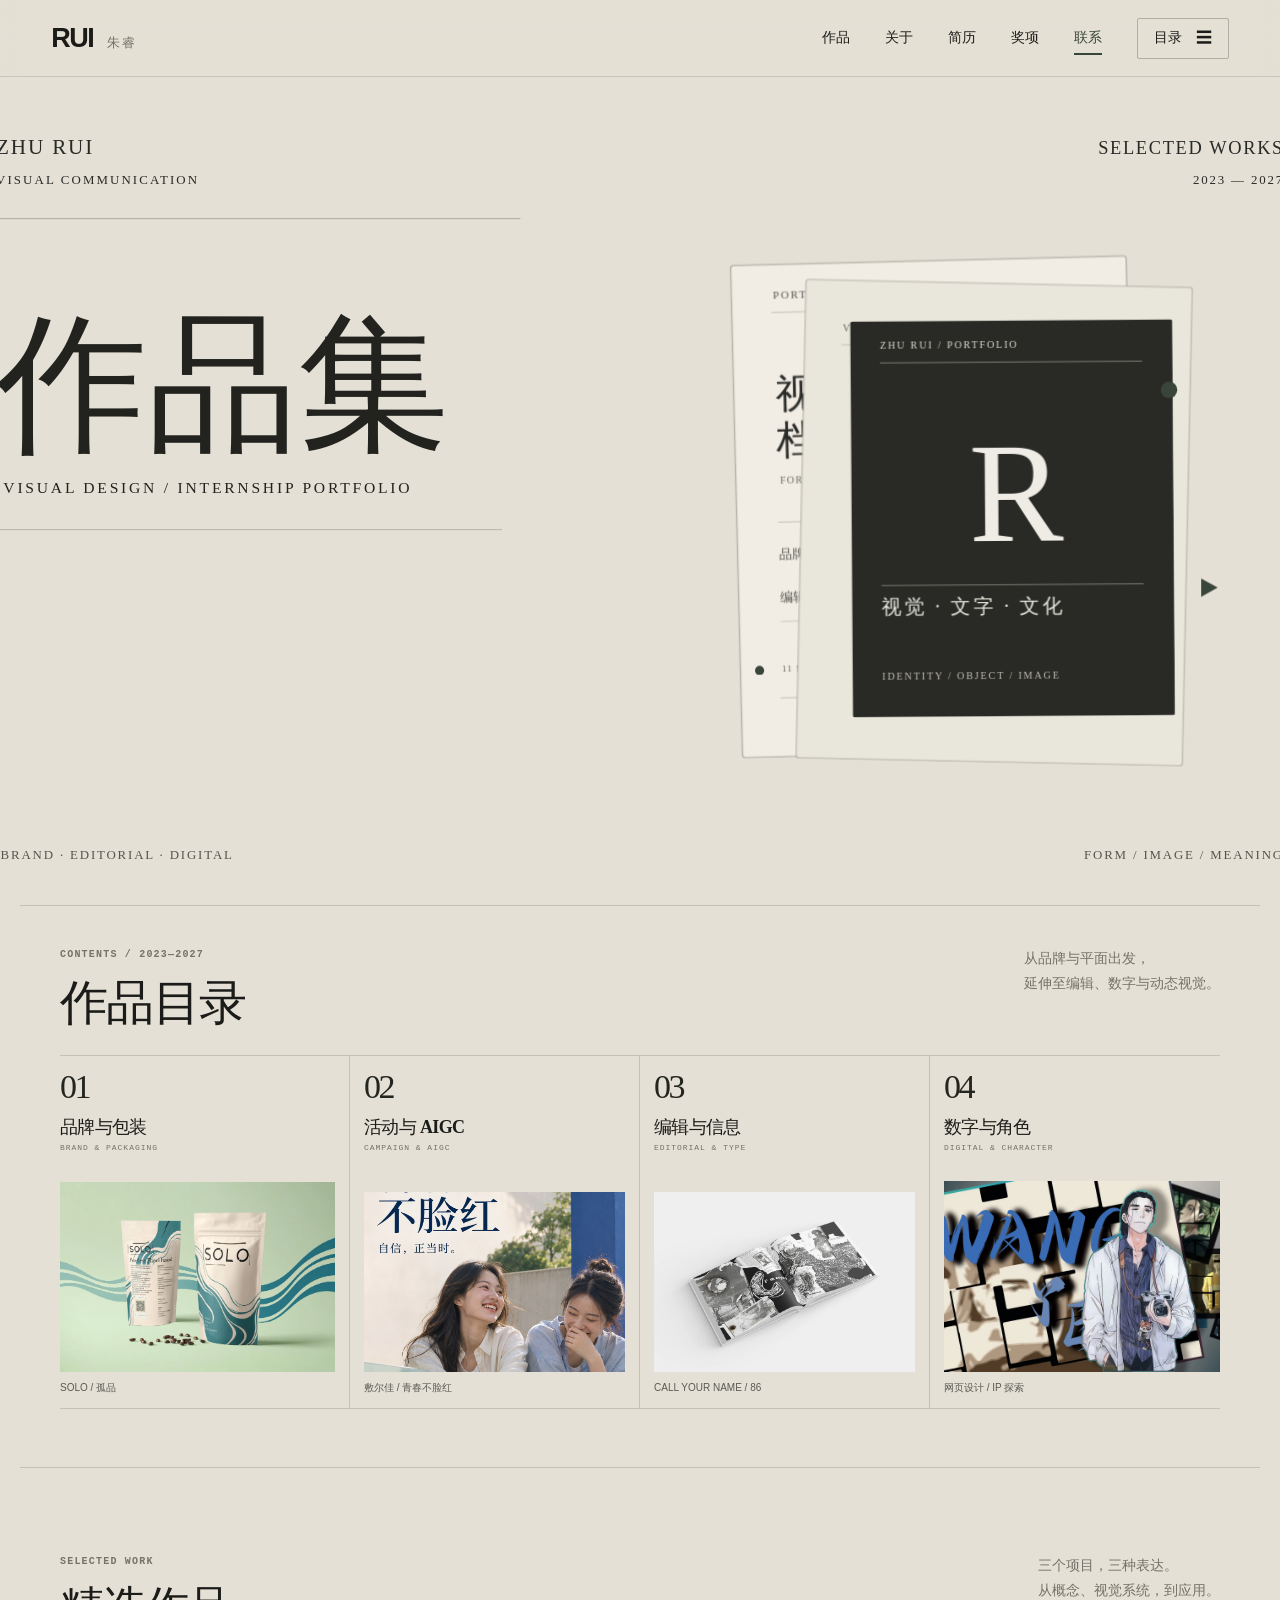
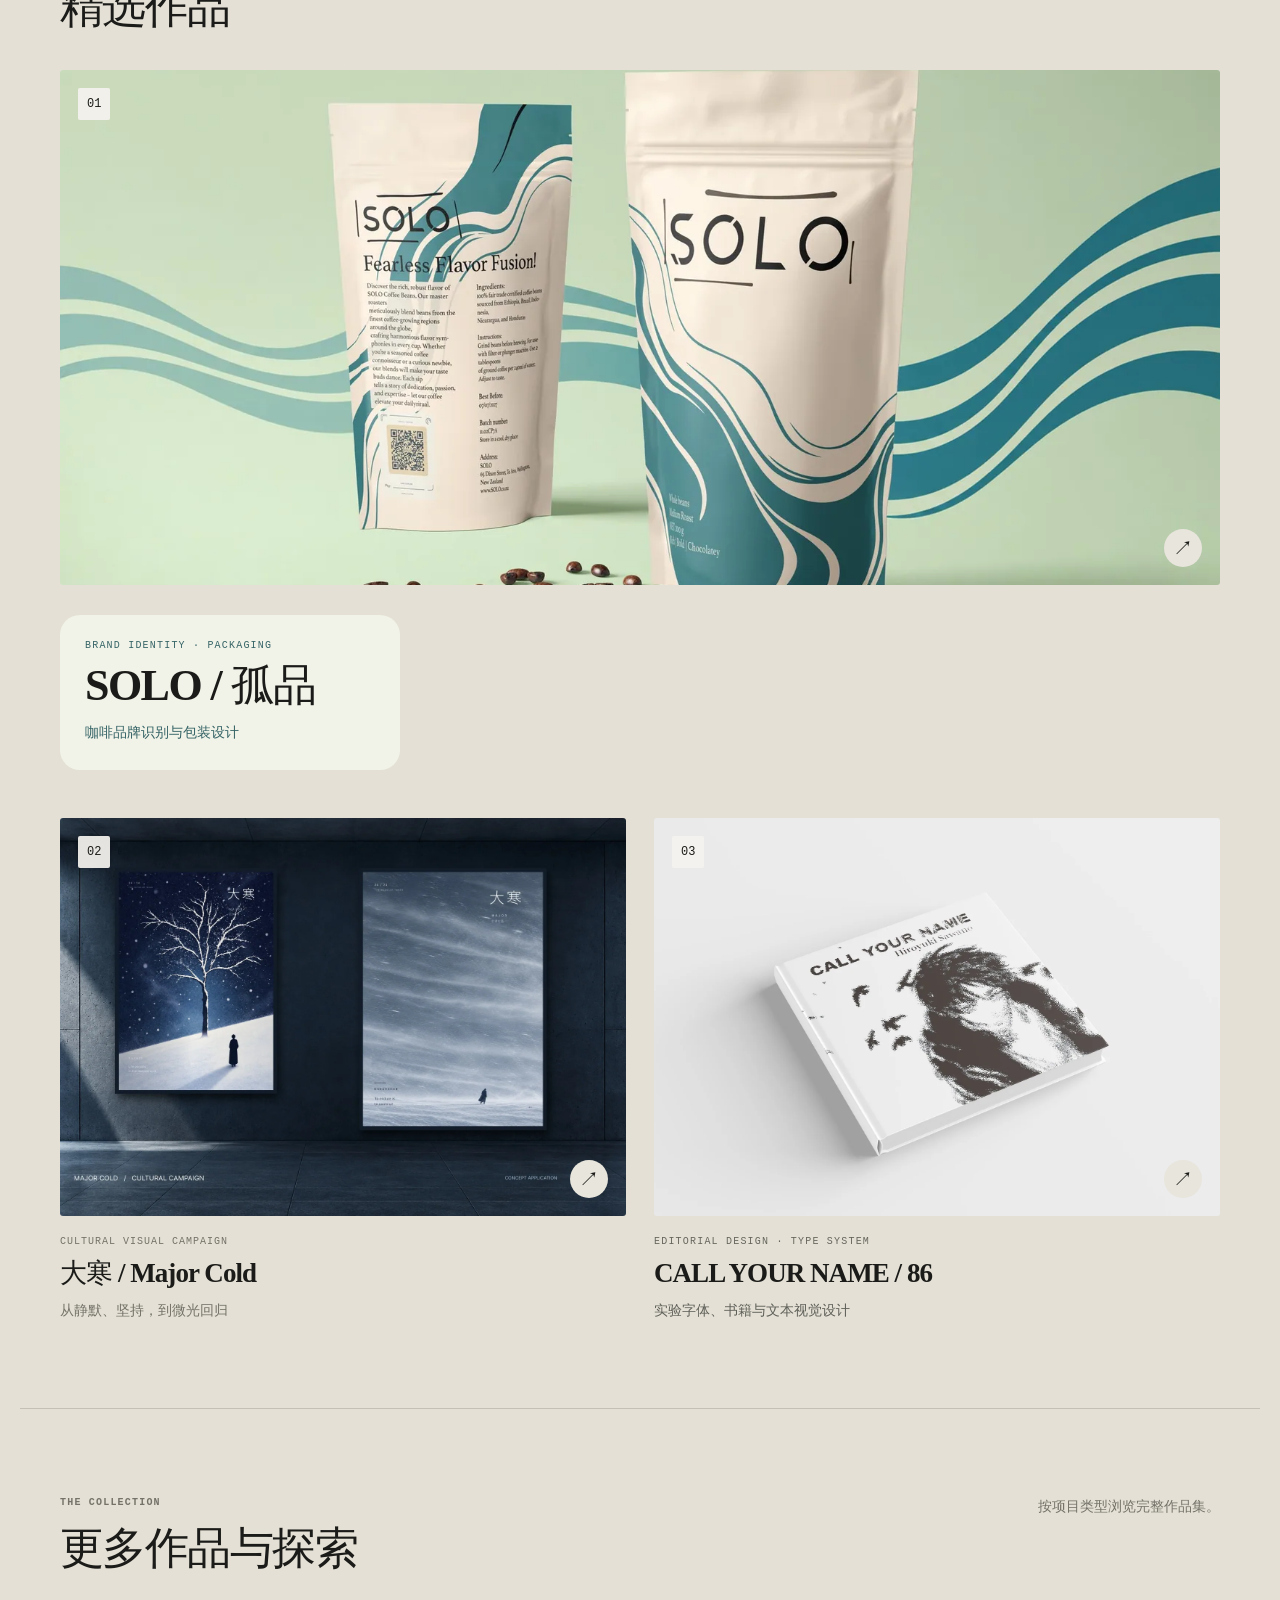
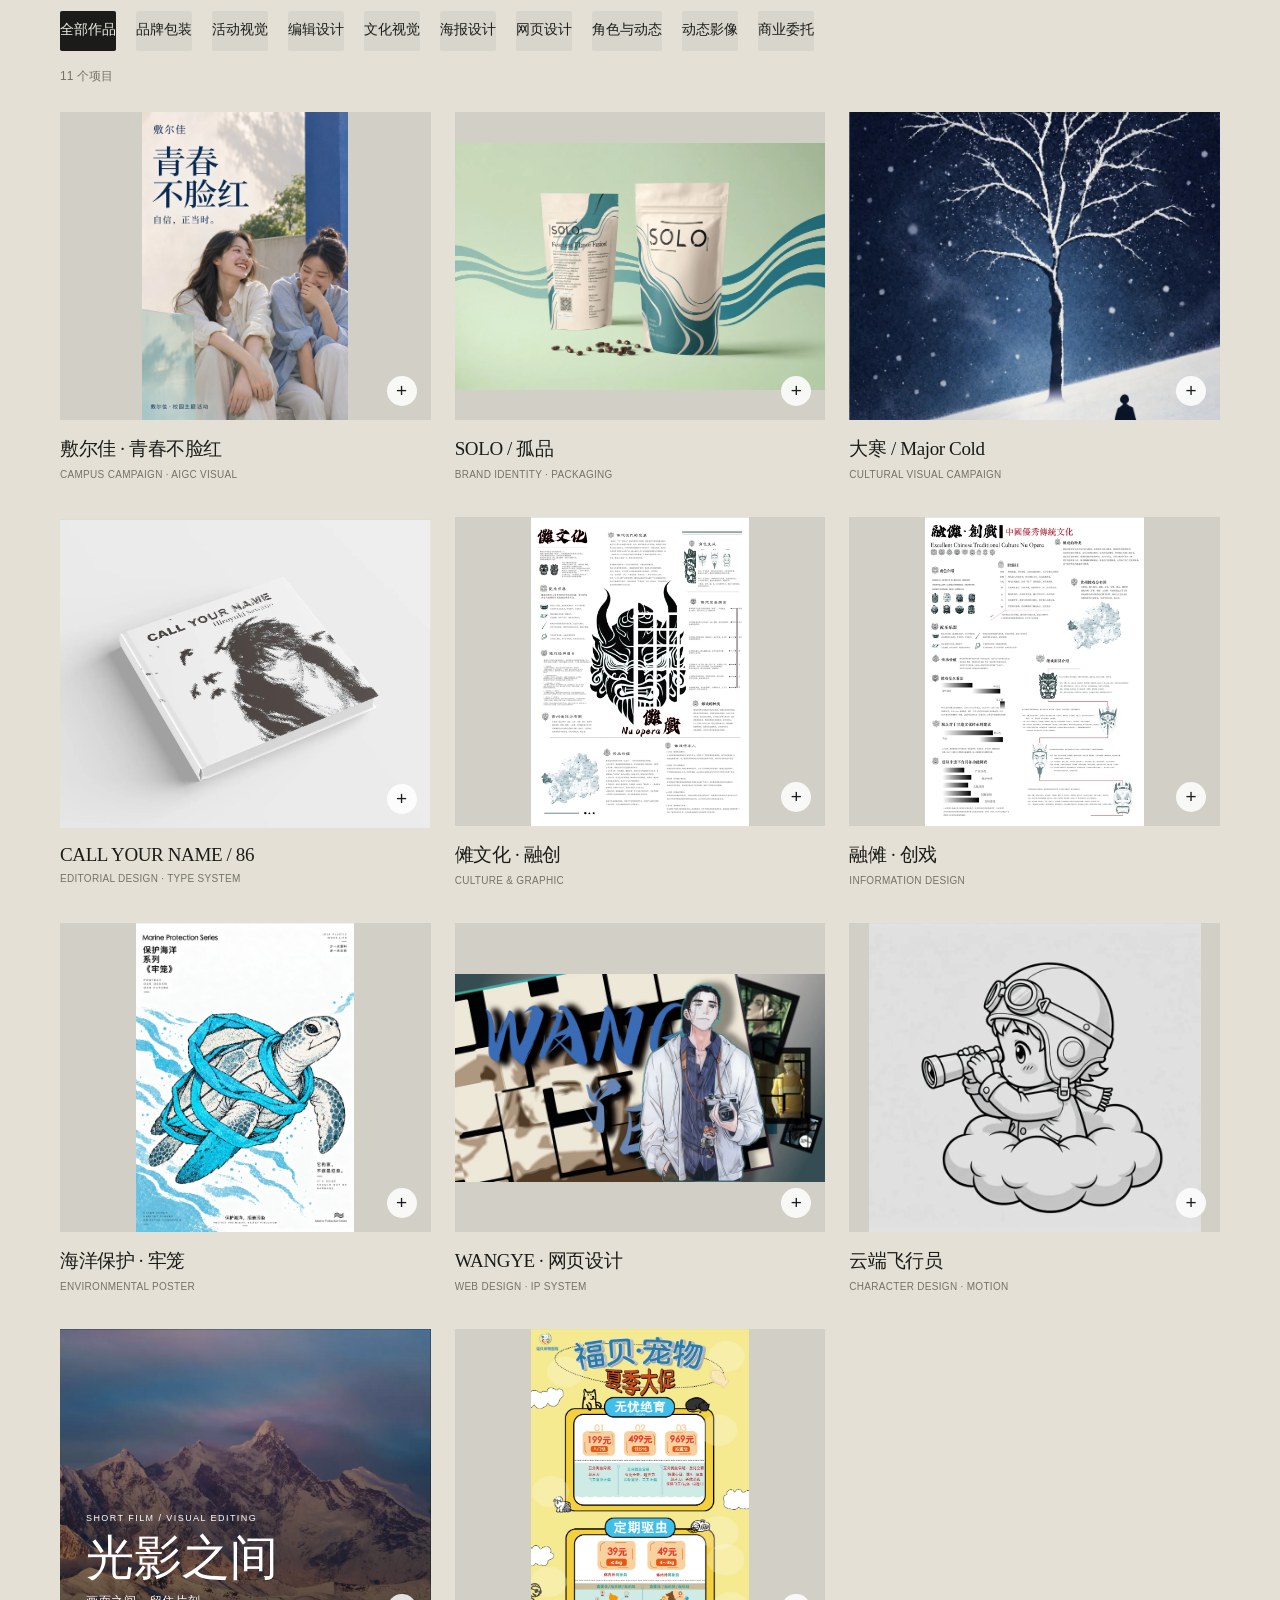
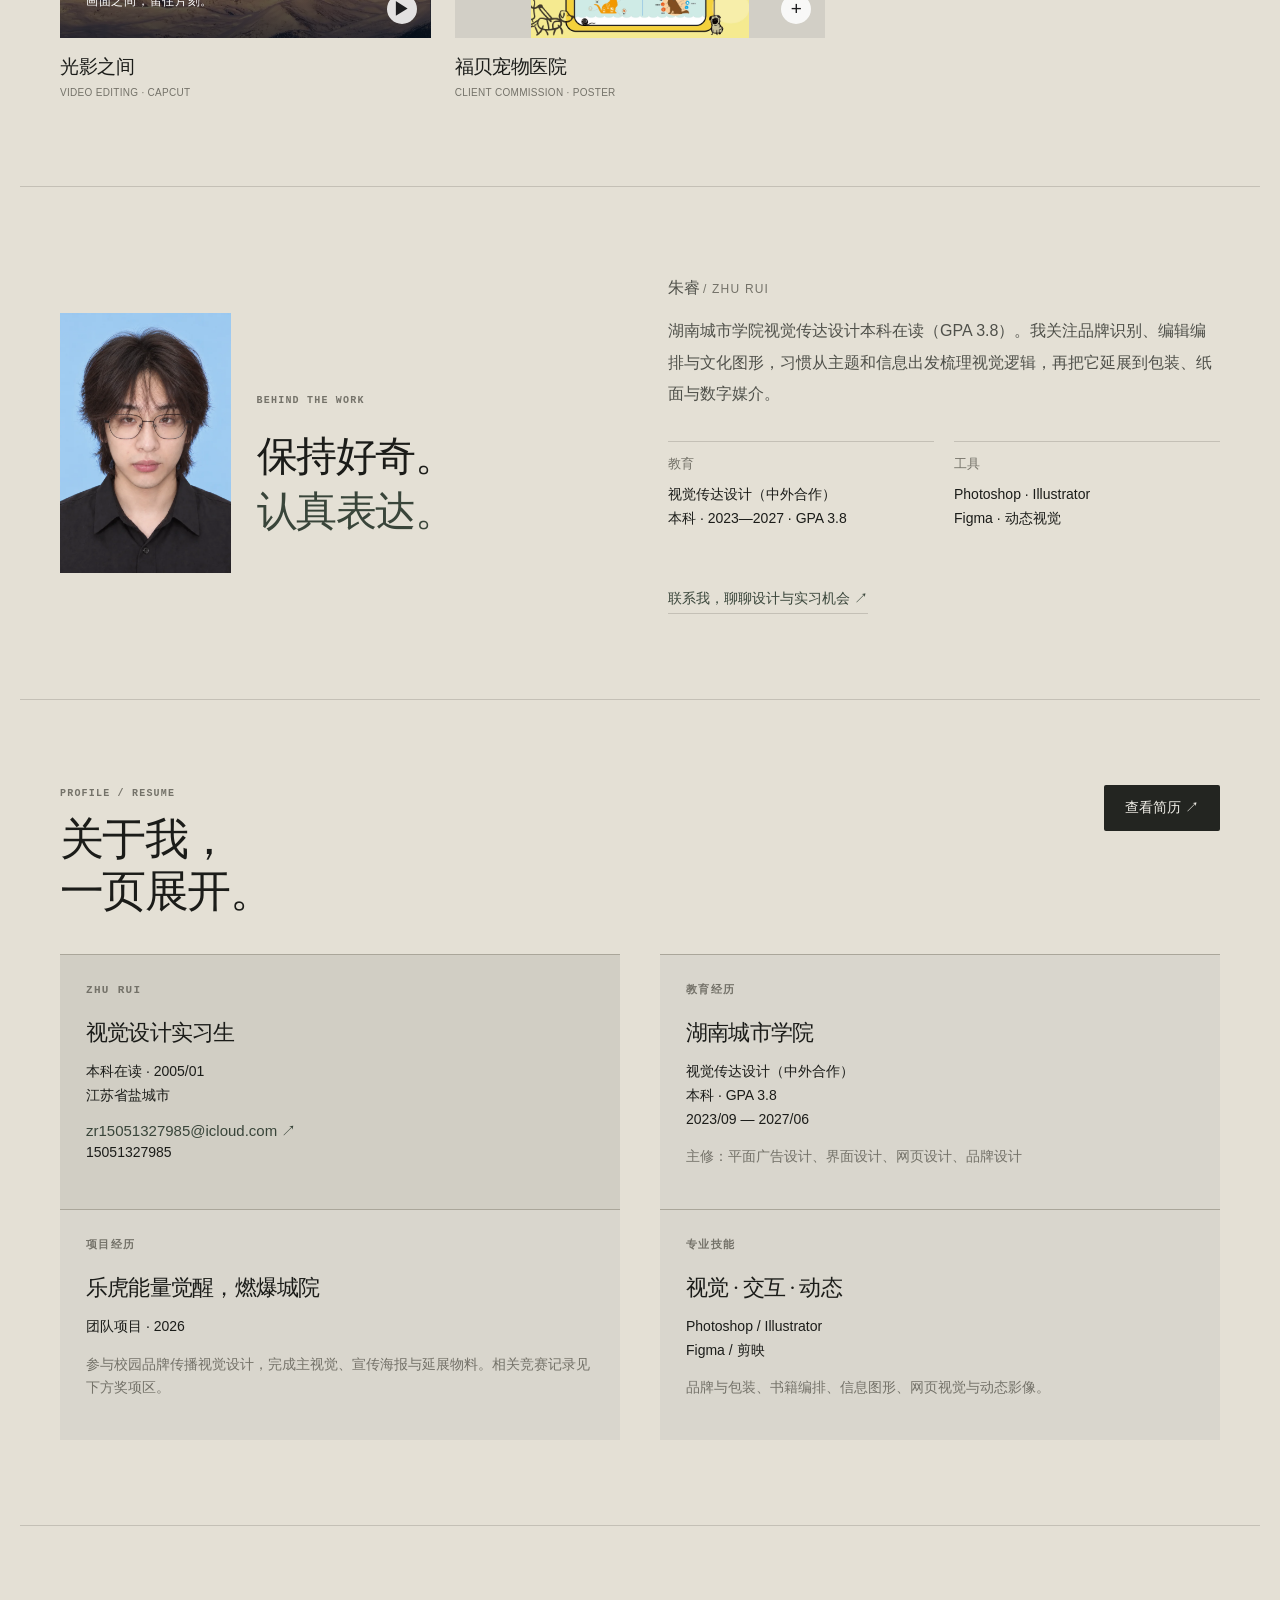
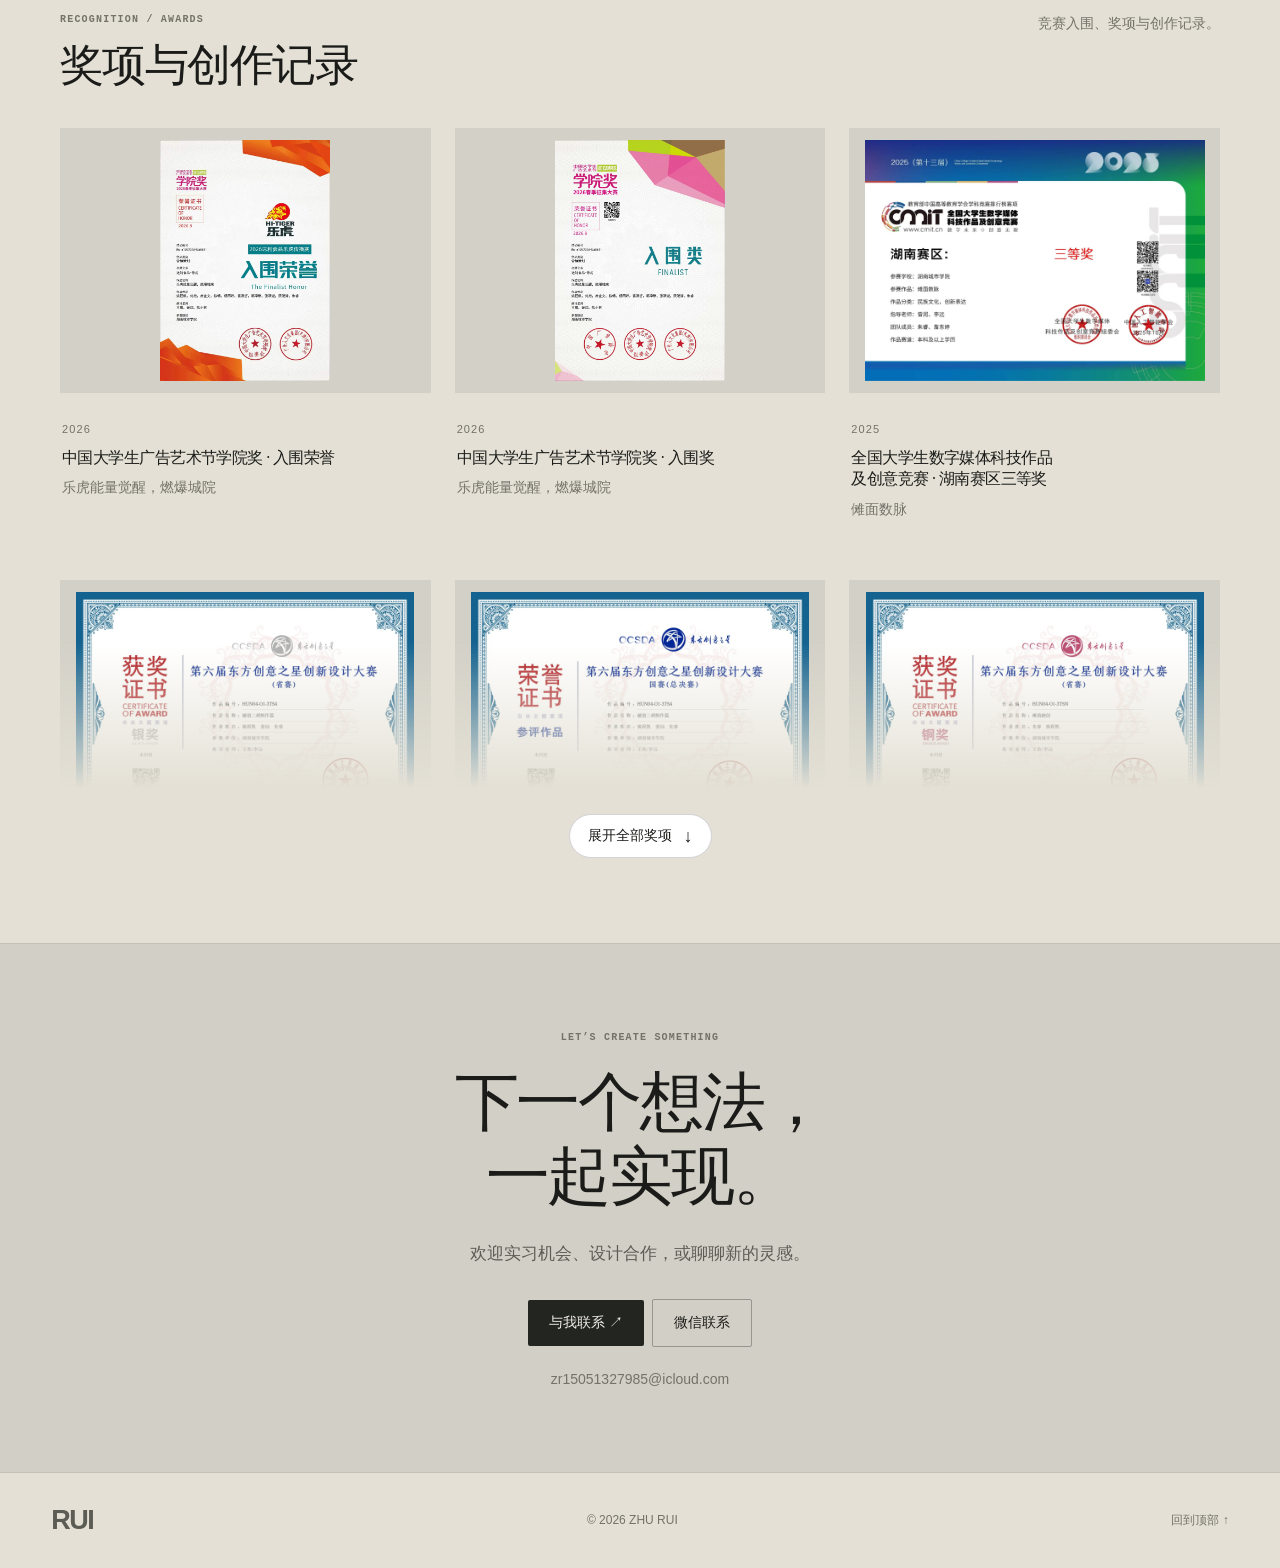
<file: index.html>
<!doctype html>
<html lang="zh-CN"><head><meta charset="UTF-8"><meta name="viewport" content="width=device-width,initial-scale=1"><meta name="theme-color" content="#e4e0d5"><meta name="description" content="朱睿的视觉传达作品集：品牌包装、编辑设计、活动视觉与动态作品。"><title>RUI — 朱睿 · 视觉设计</title><link rel="icon" href="data:image/svg+xml,%3Csvg xmlns='http://www.w3.org/2000/svg' viewBox='0 0 64 64'%3E%3Crect width='64' height='64' rx='16' fill='%231d1d1f'/%3E%3Ctext x='12' y='44' font-family='Arial' font-weight='700' font-size='38' fill='white'%3ER%3C/text%3E%3C/svg%3E"><link rel="stylesheet" href="vendor/splide/splide.min.css"><script src="vendor/splide/splide.min.js" defer></script><link rel="stylesheet" href="styles.css?v=20261107-light-film"><link rel="stylesheet" href="vendor/lenis/lenis.css"><link rel="stylesheet" href="motion.css?v=11"><script src="app.js?v=20261107-light-film" defer></script><script src="vendor/lenis/lenis.min.js" defer></script><script src="motion.js?v=11" defer></script></head>
<body><a class="skip" href="#work">跳至作品</a><header class="nav"><div class="nav-inner"><a class="brand" href="#home" aria-label="RUI 首页">RUI<span>朱睿</span></a><nav aria-label="主导航"><a href="#work">作品</a><a href="#about">关于</a><a href="#contact">联系</a><button class="index-trigger" id="index-trigger" aria-haspopup="dialog">目录 <span class="menu-icon">☰</span></button></nav></div></header>
<main id="home"><section class="portfolio-opening" aria-label="作品集封面">
  <div class="portfolio-cover" aria-label="原创作品集标题主视觉">
    <svg xmlns="http://www.w3.org/2000/svg" viewBox="0 0 1600 900" preserveAspectRatio="xMidYMid slice" role="img" aria-label="朱睿作品集，暖灰纸面上的横向标题与层叠作品页。" class="cover-art-svg">
  <defs>
  </defs>
  <rect width="1600" height="900" fill="#e4e0d5"/>
  <g class="cover-desktop">
    <g fill="#292a26" font-family="Georgia, Songti SC, serif">
      <text x="100" y="84" font-size="23" letter-spacing="2">ZHU RUI</text>
      <text x="100" y="116" font-size="14" letter-spacing="2.3">VISUAL COMMUNICATION</text>
      <text x="1500" y="84" text-anchor="end" font-size="20" letter-spacing="1.8">SELECTED WORKS</text>
      <text x="1500" y="116" text-anchor="end" font-size="14" letter-spacing="2">2023 — 2027</text>
    </g>
    <path d="M100 154H670" fill="none" stroke="#77776e" stroke-opacity=".55"/>
    <g class="cover-title-lockup" fill="#22231f" font-family="Songti SC, Noto Serif CJK SC, Source Han Serif SC, serif">
      <text class="cover-title-char char-one" x="100" y="390" font-size="164">作</text><text class="cover-title-char char-two" x="264" y="390" font-size="164">品</text><text class="cover-title-char char-three" x="428" y="390" font-size="164">集</text>
      <text x="108" y="452" font-family="Georgia, serif" font-size="17" letter-spacing="3">VISUAL DESIGN / INTERNSHIP PORTFOLIO</text>
    </g>
    <path d="M100 492H650" fill="none" stroke="#77776e" stroke-opacity=".44"/>
    <text x="105" y="850" fill="#55554f" font-family="Georgia, serif" font-size="14" letter-spacing="2">BRAND · EDITORIAL · DIGITAL</text>
    <text x="1500" y="850" text-anchor="end" fill="#55554f" font-family="Georgia, serif" font-size="14" letter-spacing="2">FORM / IMAGE / MEANING</text>
    <g id="cover-stack" class="cover-stack">
      <g class="folio-page page-back">
        <rect x="905" y="205" width="430" height="535" rx="3" fill="#f1ede4" stroke="#77776e" stroke-opacity=".48" stroke-width="1.5"/>
        <path d="M948 257H1290M948 676H1278" stroke="#99968c" stroke-opacity=".55"/>
        <text x="950" y="242" fill="#55554f" font-family="Georgia,serif" font-size="12" letter-spacing="2">PORTFOLIO NOTES</text>
        <text x="950" y="360" fill="#292a26" font-family="Songti SC, Noto Serif CJK SC, serif" font-size="44" letter-spacing="2">视觉</text>
        <text x="950" y="411" fill="#292a26" font-family="Songti SC, Noto Serif CJK SC, serif" font-size="44" letter-spacing="2">档案</text>
        <text x="953" y="443" fill="#66665e" font-family="Georgia,serif" font-size="11" letter-spacing="1.4">FORM / IMAGE / MEANING</text>
        <g fill="none" stroke="#8d8b82" stroke-opacity=".65">
          <circle cx="1228" cy="392" r="77" stroke-width="1.5"/>
          <circle cx="1228" cy="392" r="52" stroke-width="1.1"/>
          <path d="M1151 392H1305M1228 315V469" stroke-width=".8"/>
        </g>
        <circle cx="1228" cy="392" r="5" fill="#39453a"/>
        <path d="M950 485H1290" stroke="#aaa69b" stroke-opacity=".65"/>
        <text x="950" y="525" fill="#55554f" font-family="Songti SC,serif" font-size="14">品牌与包装</text>
        <text x="1120" y="525" fill="#55554f" font-family="Songti SC,serif" font-size="14">活动视觉</text>
        <text x="950" y="571" fill="#55554f" font-family="Songti SC,serif" font-size="14">编辑设计</text>
        <text x="1120" y="571" fill="#55554f" font-family="Songti SC,serif" font-size="14">数字角色</text>
        <path d="M950 593H1080M1120 593H1290" stroke="#aaa69b" stroke-opacity=".55"/>
        <text x="950" y="648" fill="#66665e" font-family="Georgia,serif" font-size="10" letter-spacing="1.2">11 SELECTED PROJECTS · 2023—2026</text>
      </g>
      <g class="folio-page page-middle">
        <rect x="975" y="220" width="420" height="520" rx="3" fill="#e9e6dc" stroke="#9d9a90" stroke-opacity=".55" stroke-width="1.5"/>
        <path d="M1015 290H1352" stroke="#aaa69b" stroke-opacity=".65"/>
        <text x="1016" y="276" fill="#66665e" font-family="Georgia,serif" font-size="11" letter-spacing="2">VISUAL STUDIES</text>
        <g fill="none" stroke="#8d8b82" stroke-opacity=".62"><circle cx="1185" cy="475" r="126" stroke-width="1.2"/><circle cx="1185" cy="475" r="95" stroke-width="1.2"/><path d="M1058 475H1312M1185 348V602" stroke-width=".8"/></g>
        <circle cx="1185" cy="475" r="7" fill="#39453a"/>
      </g>
      <g class="folio-page page-front">
        <rect x="1030" y="266" width="350" height="430" rx="2" fill="#292a26"/>
        <path d="M1062 311H1347" stroke="#e4e0d5" stroke-opacity=".48"/>
        <text x="1062" y="296" fill="#e4e0d5" font-family="Georgia,serif" font-size="11" letter-spacing="2">ZHU RUI / PORTFOLIO</text>
        <text class="folio-mark" x="1205" y="505" text-anchor="middle" fill="#eeece5" font-family="Georgia,serif" font-size="154" letter-spacing="-8">R</text>
        <path d="M1062 553H1347" stroke="#e4e0d5" stroke-opacity=".45"/>
        <text x="1062" y="584" fill="#eeece5" font-family="Songti SC, serif" font-size="22" letter-spacing="3">视觉 · 文字 · 文化</text>
        <text x="1062" y="655" fill="#c4c0b6" font-family="Georgia,serif" font-size="11" letter-spacing="2">IDENTITY / OBJECT / IMAGE</text>
      </g>
      <g class="cover-orbit-mark" fill="#39453a">
        <circle cx="1375" cy="340" r="9"/><circle cx="930" cy="645" r="5"/><path d="M1410 545l18 10-18 10z"/>
      </g>
    </g>
  </g>
  <g class="cover-mobile" fill="#242522" text-anchor="middle">
    <text x="800" y="136" font-family="Georgia,serif" font-size="20" letter-spacing="3">ZHU RUI / VISUAL DESIGN</text>
    <path d="M660 170H940" stroke="#77776e" stroke-opacity=".55"/>
    <g class="mobile-folio">
      <g class="mobile-page-back">
        <g transform="rotate(-8 800 415)">
          <rect x="690" y="270" width="220" height="290" fill="#f1ede4" stroke="#aaa69b"/>
          <text x="711" y="302" text-anchor="start" fill="#55554f" font-family="Georgia,serif" font-size="8" letter-spacing="1.5">ZHU RUI / PORTFOLIO NOTES</text>
          <path d="M711 315H889" stroke="#99968c" stroke-opacity=".7"/>
          <text x="713" y="362" text-anchor="start" fill="#292a26" font-family="Songti SC,serif" font-size="24">视觉</text>
          <text x="713" y="394" text-anchor="start" fill="#292a26" font-family="Songti SC,serif" font-size="24">档案</text>
          <path d="M713 414H785" stroke="#39453a" stroke-width="2"/>
          <text x="713" y="446" text-anchor="start" fill="#66665e" font-family="Georgia,serif" font-size="8" letter-spacing="1">FORM / IMAGE / MEANING</text>
          <text x="713" y="526" text-anchor="start" fill="#55554f" font-family="Georgia,serif" font-size="8" letter-spacing="1.2">SELECTED WORKS · 2023—2026</text>
        </g>
      </g>
      <g class="mobile-page-middle">
        <g transform="rotate(6 810 405)">
          <rect x="700" y="260" width="220" height="290" fill="#e9e6dc" stroke="#8f8d83"/>
          <text x="720" y="294" text-anchor="start" fill="#66665e" font-family="Georgia,serif" font-size="8" letter-spacing="1.6">VISUAL STUDIES</text>
          <path d="M720 307H900" stroke="#aaa69b" stroke-opacity=".7"/>
          <g fill="none" stroke="#8d8b82" stroke-opacity=".7">
            <circle cx="810" cy="414" r="59" stroke-width="1.4"/>
            <circle cx="810" cy="414" r="39" stroke-width="1.1"/>
            <path d="M751 414H869M810 355V473" stroke-width=".8"/>
          </g>
          <circle cx="810" cy="414" r="4" fill="#39453a"/>
          <text x="720" y="505" text-anchor="start" fill="#55554f" font-family="Georgia,serif" font-size="8" letter-spacing="1.3">BRAND · EDITORIAL · CULTURE</text>
          <path d="M720 520H900" stroke="#aaa69b" stroke-opacity=".7"/>
        </g>
      </g>
      <g class="mobile-page-front">
        <rect x="695" y="270" width="205" height="270" fill="#292a26"/>
        <text x="797" y="447" fill="#eeece5" font-family="Georgia,serif" font-size="112">R</text>
        <path d="M720 480H875" stroke="#e4e0d5" stroke-opacity=".5"/>
        <text x="797" y="515" fill="#eeece5" font-family="Songti SC,serif" font-size="17" letter-spacing="2">精选作品</text>
      </g>
    </g>
    <text class="mobile-title" x="800" y="690" font-family="Songti SC, serif" font-size="104" letter-spacing="8">作品集</text>
    <text x="800" y="750" font-family="Georgia,serif" font-size="16" letter-spacing="3">SELECTED WORKS / 2023—2027</text>
    <text x="800" y="835" fill="#55554f" font-family="Georgia,serif" font-size="14" letter-spacing="2">BRAND · EDITORIAL · DIGITAL</text>
  </g>
</svg>
  </div>
</section>
<section class="portfolio-index section" id="portfolio-index" aria-labelledby="portfolio-index-title">
  <div class="section-head index-heading"><div><p class="eyebrow">CONTENTS / 2023—2027</p><h2 id="portfolio-index-title">作品目录</h2></div><p>从品牌与平面出发，<br>延伸至编辑、数字与动态视觉。</p></div>
  <div class="portfolio-index-grid">
    <button class="portfolio-index-card" data-project="solo"><div class="index-card-head"><span>01</span><span aria-hidden="true">↗</span></div><h3>品牌与包装</h3><p class="index-card-en">BRAND & PACKAGING</p><div class="index-card-image"><img src="assets/solo-hero.webp" width="2000" height="1333" alt=""></div><p class="index-card-note">SOLO / 孤品</p></button>
    <button class="portfolio-index-card" data-project="event"><div class="index-card-head"><span>02</span><span aria-hidden="true">↗</span></div><h3>活动与 AIGC</h3><p class="index-card-en">CAMPAIGN & AIGC</p><div class="index-card-image"><img src="assets/event-photo-series-01.jpg" width="1024" height="1536" alt="敷尔佳青春不脸红系列"></div><p class="index-card-note">敷尔佳 / 青春不脸红</p></button>
    <button class="portfolio-index-card" data-project="book"><div class="index-card-head"><span>03</span><span aria-hidden="true">↗</span></div><h3>编辑与信息</h3><p class="index-card-en">EDITORIAL & TYPE</p><div class="index-card-image"><img src="assets/book-collage.webp" width="2200" height="1467" alt=""></div><p class="index-card-note">CALL YOUR NAME / 86</p></button>
    <button class="portfolio-index-card" data-project="wangye"><div class="index-card-head"><span>04</span><span aria-hidden="true">↗</span></div><h3>数字与角色</h3><p class="index-card-en">DIGITAL & CHARACTER</p><div class="index-card-image"><img src="assets/wangye-hero.webp" width="1920" height="1080" alt=""></div><p class="index-card-note">网页设计 / IP 探索</p></button>
  </div>
</section>
<section id="work" class="work section"><div class="section-head"><div><p class="eyebrow">SELECTED WORK</p><h2>精选作品</h2></div><p>三个项目，三种表达。<br>从概念、视觉系统，到应用。</p></div><div id="featured" class="featured"></div></section>
<section id="archive" class="section archive"><div class="section-head"><div><p class="eyebrow">THE COLLECTION</p><h2>更多作品与探索</h2></div><p>按项目类型浏览完整作品集。</p></div><div class="filters" role="group" aria-label="筛选作品"><button class="active" data-filter="all" aria-pressed="true">全部作品</button><button data-filter="branding" aria-pressed="false">品牌包装</button><button data-filter="event" aria-pressed="false">活动视觉</button><button data-filter="editorial" aria-pressed="false">编辑设计</button><button data-filter="culture" aria-pressed="false">文化视觉</button><button data-filter="poster" aria-pressed="false">海报设计</button><button data-filter="web" aria-pressed="false">网页设计</button><button data-filter="motion" aria-pressed="false">角色与动态</button><button data-filter="video" aria-pressed="false">动态影像</button><button data-filter="client" aria-pressed="false">商业委托</button></div><p id="archive-count" class="archive-count" aria-hidden="true"></p><div class="archive-grid" id="archive-grid"></div><p id="filter-status" class="sr-only" aria-live="polite"></p></section>
<section id="about" class="about section"><div class="about-identity"><img class="about-photo" src="assets/zhu-rui-resume-photo.webp" alt="朱睿的正面肖像" width="1086" height="1448"><div><p class="eyebrow">BEHIND THE WORK</p><h2>保持好奇。<br><span>认真表达。</span></h2></div></div><div class="about-copy"><p class="about-name">朱睿 <span>/ ZHU RUI</span></p><p>湖南城市学院视觉传达设计本科在读（GPA 3.8）。我关注品牌识别、编辑编排与文化图形，习惯从主题和信息出发梳理视觉逻辑，再把它延展到包装、纸面与数字媒介。</p><div class="facts"><div><span>教育</span><p>视觉传达设计（中外合作）<br>本科 · 2023—2027 · GPA 3.8</p></div><div><span>工具</span><p>Photoshop · Illustrator<br>Figma · 动态视觉</p></div></div><a class="text-link" href="mailto:zr15051327985@icloud.com">联系我，聊聊设计与实习机会 ↗</a></div></section>
<section id="resume" class="resume section"><div class="section-head"><div><p class="eyebrow">PROFILE / RESUME</p><h2>关于我，<br>一页展开。</h2></div><a class="pill blue" href="assets/resume-zhu-rui.pdf" download>下载简历 ↓</a></div><div class="resume-grid"><div class="resume-card resume-intro"><p class="resume-label">ZHU RUI</p><h3>视觉设计实习生</h3><p>本科在读 · 2005/01<br>江苏省盐城市</p><a class="text-link" href="mailto:zr15051327985@icloud.com">zr15051327985@icloud.com ↗</a><p>15051327985</p></div><div class="resume-card"><p class="resume-label">教育经历</p><h3>湖南城市学院</h3><p>视觉传达设计（中外合作）<br>本科 · GPA 3.8<br>2023/09 — 2027/06</p><p class="muted">主修：平面广告设计、界面设计、网页设计、品牌设计</p></div><div class="resume-card"><p class="resume-label">项目经历</p><h3>乐虎能量觉醒，燃爆城院</h3><p>团队项目 · 2026</p><p class="muted">参与校园品牌传播视觉设计，完成主视觉、宣传海报与延展物料。相关竞赛记录见下方奖项区。</p></div><div class="resume-card"><p class="resume-label">专业技能</p><h3>视觉 · 交互 · 动态</h3><p>Photoshop / Illustrator<br>Figma / 剪映</p><p class="muted">品牌与包装、书籍编排、信息图形、网页视觉与动态影像。</p></div></div></section>
<section id="awards" class="awards section"><div class="section-head"><div><p class="eyebrow">RECOGNITION / AWARDS</p><h2>奖项与创作记录</h2></div><p>竞赛入围、奖项与创作记录。</p></div><div class="awards-grid" id="awards-grid"></div></section><section id="contact" class="contact section"><p class="eyebrow">LET’S CREATE SOMETHING</p><h2>下一个想法，<br>一起实现。</h2><p>欢迎实习机会、设计合作，或聊聊新的灵感。</p><a class="pill blue" href="mailto:zr15051327985@icloud.com">与我联系 ↗</a><button class="pill subtle" id="wechat-trigger">微信联系</button><a class="email" href="mailto:zr15051327985@icloud.com">zr15051327985@icloud.com</a></section></main>
<footer><a class="brand" href="#home">RUI</a><p>© 2026 ZHU RUI</p><a href="#home">回到顶部 ↑</a></footer>
<dialog id="index-dialog" class="index-dialog" aria-labelledby="index-title"><div class="dialog-head"><span id="index-title">作品目录 / INDEX</span><button class="close" data-close="index-dialog" aria-label="关闭目录">×</button></div><div class="index-sections"><a href="#work" data-section>精选作品</a><a href="#archive" data-section>全部作品</a><a href="#about" data-section>关于我</a><a href="#awards" data-section>奖项</a><a href="#contact" data-section>联系</a></div><div id="index-list"></div><div class="index-bottom">ZHU RUI · VISUAL DESIGN</div></dialog>
<dialog id="project-dialog" class="project-dialog" aria-labelledby="project-title"><div class="project-bar"><button id="back-index" class="text-link">← 返回目录</button><span id="project-count"></span><button class="close" id="project-close" aria-label="关闭作品">×</button></div><article id="project-content"></article></dialog>
<dialog id="image-dialog" class="image-dialog" aria-label="作品大图"><button class="close" data-close="image-dialog" aria-label="关闭大图">×</button><img id="full-image" alt=""><p>点击空白处或按 Esc 关闭</p></dialog>
<dialog id="wechat-dialog" class="wechat-dialog" aria-labelledby="wechat-title"><button class="close" data-close="wechat-dialog" aria-label="关闭微信联系方式">×</button><h2 id="wechat-title">微信联系</h2><img src="assets/wechat.webp" alt="朱睿的微信二维码"><p>15051327985</p><button class="pill blue" id="copy-wechat">复制微信号</button><p id="copy-status" aria-live="polite"></p></dialog>
</body></html>
</file>
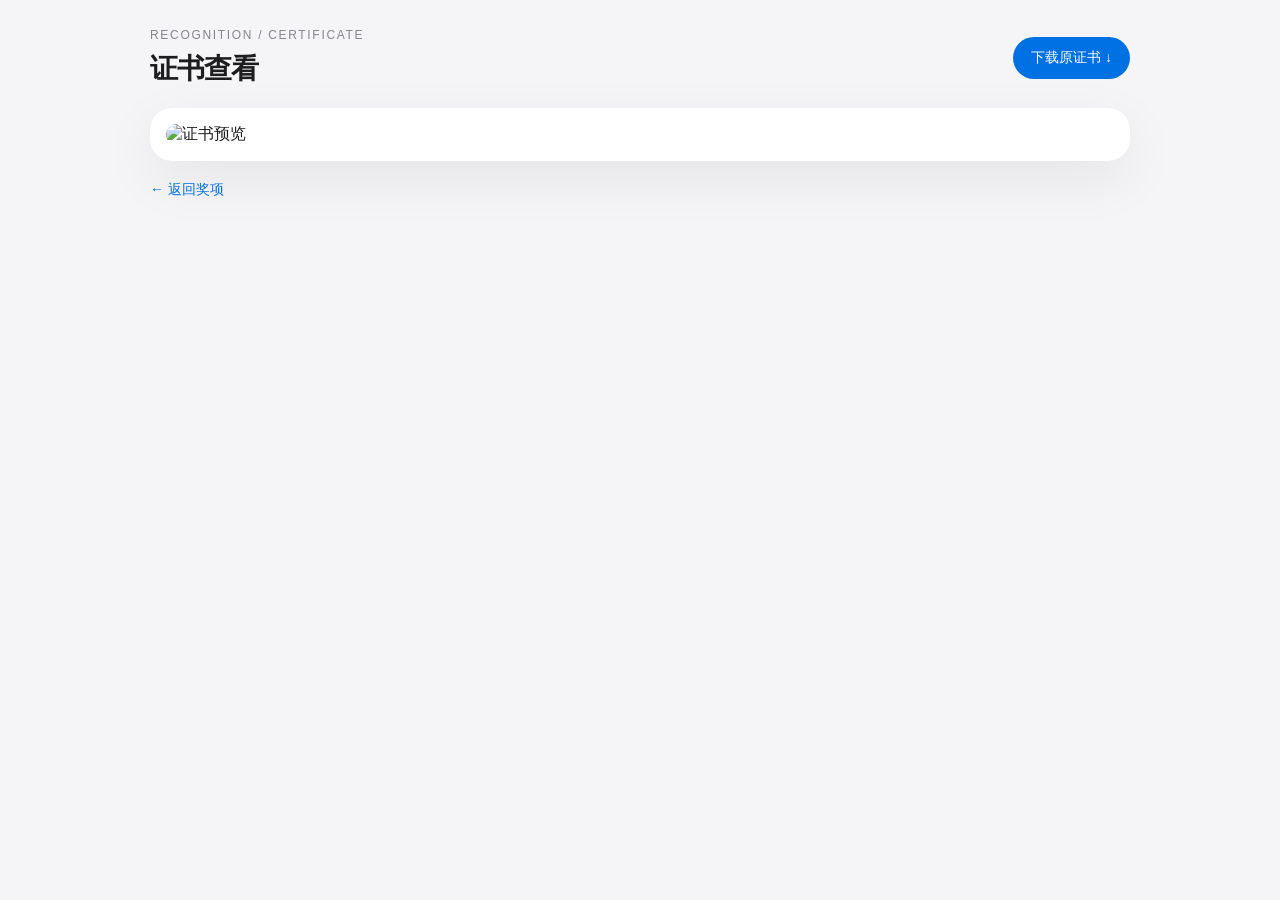
<file: award.html>
<!doctype html>
<html lang="zh-CN">
<head><meta charset="UTF-8"><meta name="viewport" content="width=device-width,initial-scale=1"><title>证书查看</title><style>:root{font-family:-apple-system,BlinkMacSystemFont,"SF Pro Display","PingFang SC",sans-serif;color:#1d1d1f;background:#f5f5f7}*{box-sizing:border-box}body{margin:0;padding:28px}.shell{max-width:980px;margin:auto}.top{display:flex;align-items:center;justify-content:space-between;gap:20px;margin-bottom:20px}.eyebrow{font-size:12px;letter-spacing:.14em;color:#86868b}.title{font-size:28px;margin:8px 0 0;letter-spacing:-.04em}.button{display:inline-flex;padding:12px 18px;border-radius:999px;background:#0071e3;color:#fff;text-decoration:none;font-size:14px;white-space:nowrap}.paper{background:#fff;border-radius:22px;padding:16px;box-shadow:0 18px 55px #00000012}.paper img{display:block;width:100%;height:auto;border-radius:12px}.back{display:inline-block;margin-top:20px;color:#0071e3;text-decoration:none;font-size:14px}@media(max-width:600px){body{padding:14px}.top{align-items:flex-start}.title{font-size:22px}.button{padding:10px 13px}}
  </style>
</head><body><main class="shell"><div class="top"><div><div class="eyebrow">RECOGNITION / CERTIFICATE</div><h1 class="title" id="award-title">证书查看</h1></div><a class="button" id="award-download" download>下载原证书 ↓</a></div><div class="paper"><img id="award-image" alt="证书预览"></div><a class="back" href="index.html#awards">← 返回奖项</a></main><script>const q=new URLSearchParams(location.search),pdf=q.get('pdf'),image=q.get('image'),title=q.get('title');if(title)document.title=title+' · 证书';document.querySelector('#award-title').textContent=title||'证书查看';const img=document.querySelector('#award-image');if(image)img.src='assets/'+image;img.alt=(title||'证书')+'预览';const dl=document.querySelector('#award-download');if(pdf){dl.href='assets/'+pdf;dl.download=pdf}</script></body></html>
</file>
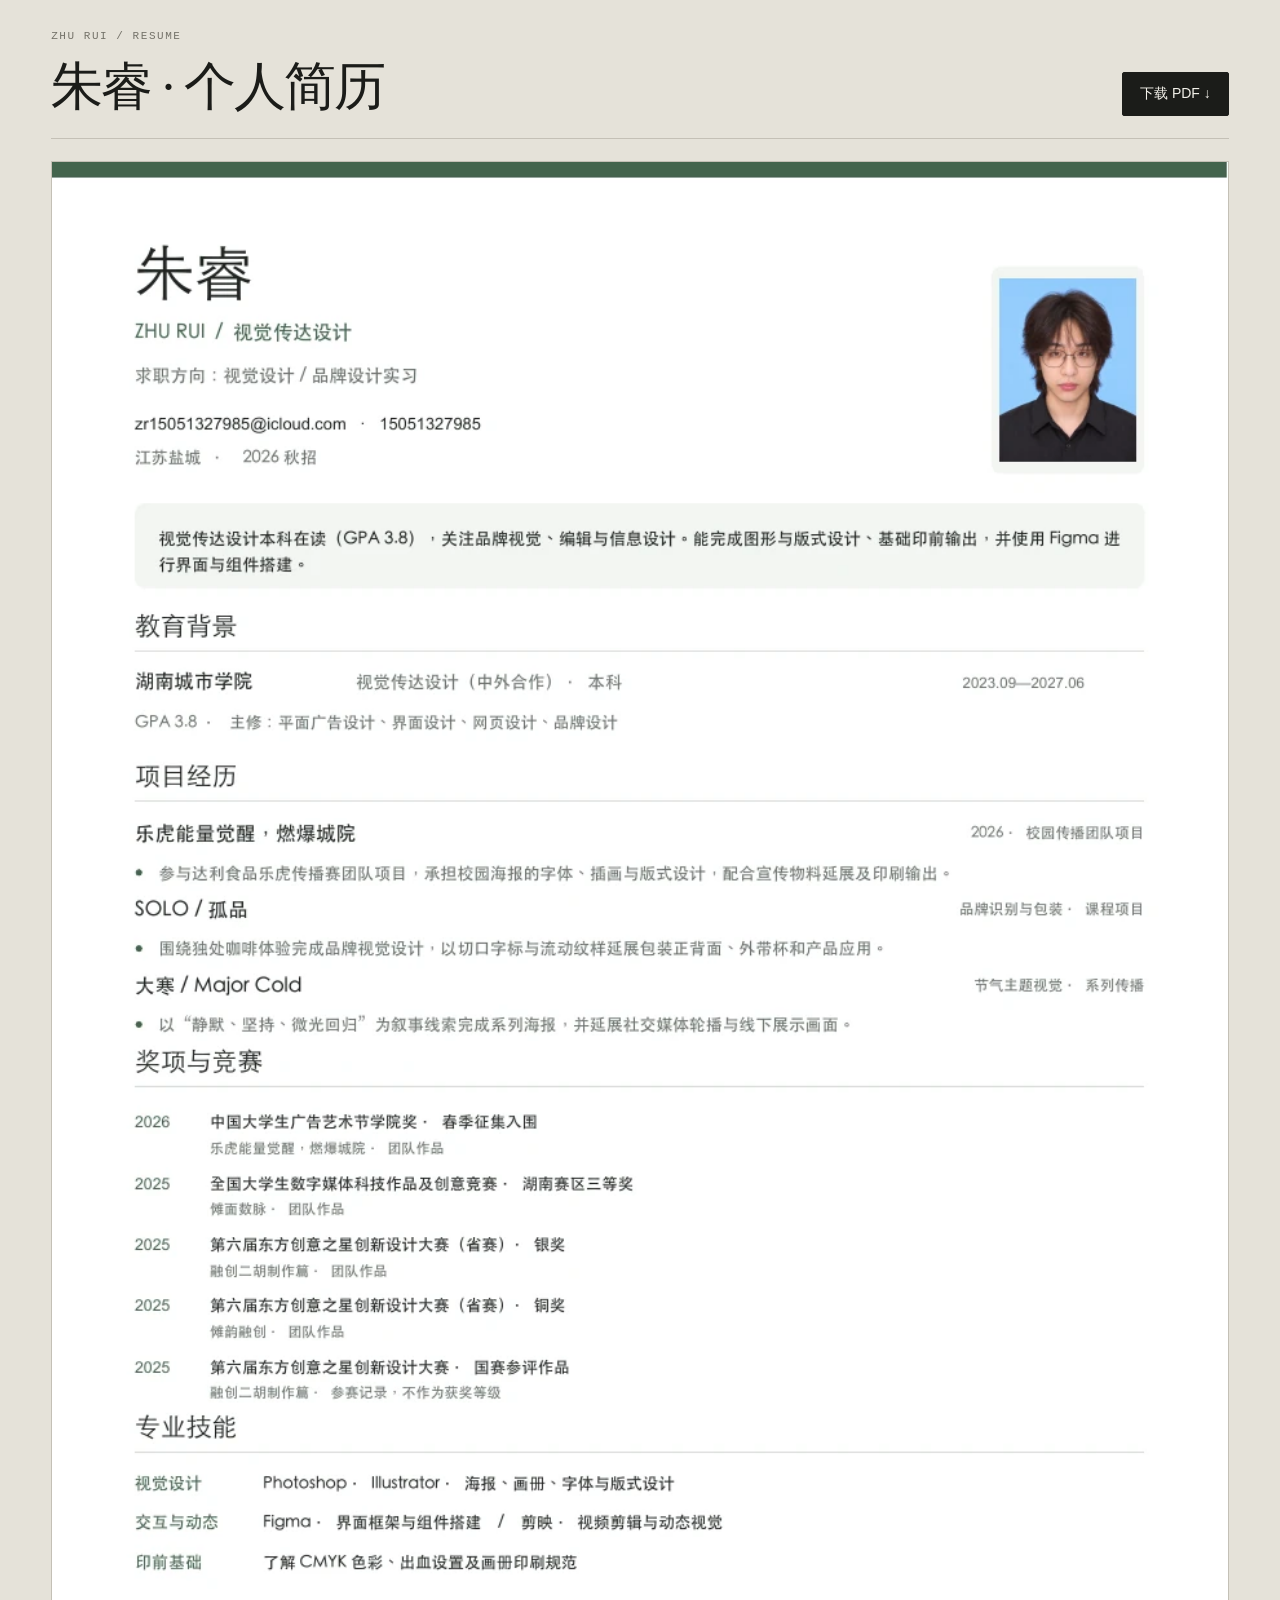
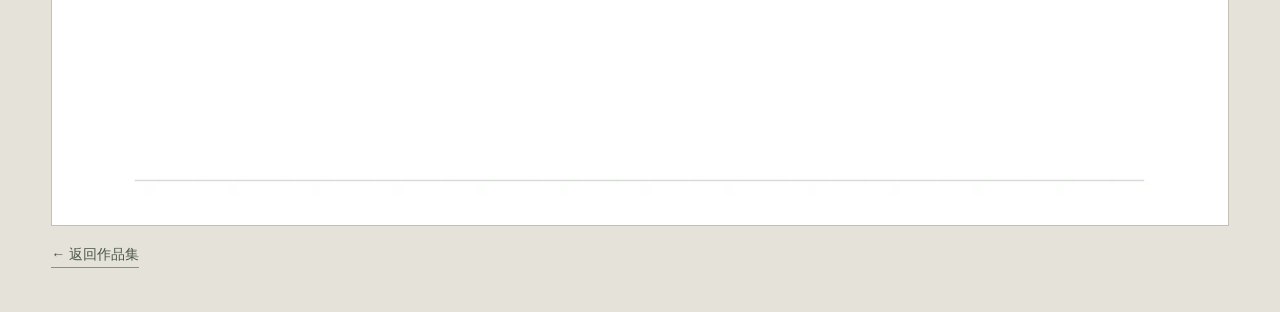
<file: resume.html>
<!doctype html>
<html lang="zh-CN">
<head>
  <meta charset="UTF-8">
  <meta name="viewport" content="width=device-width,initial-scale=1">
  <title>朱睿 · 简历</title>
  <style>
    :root{font-family:-apple-system,BlinkMacSystemFont,"SF Pro Display","PingFang SC","Microsoft YaHei",sans-serif;color:#1b1c19;background:#e5e2d9}
    *{box-sizing:border-box}body{margin:0;background:#e5e2d9}.shell{max-width:1280px;margin:0 auto;padding:28px clamp(20px,4vw,58px) 44px}
    .top{display:flex;justify-content:space-between;gap:24px;align-items:flex-end;border-bottom:1px solid #c4c0b6;padding:0 0 22px}.eyebrow{font:11px/1.5 "SFMono-Regular",Consolas,monospace;letter-spacing:.14em;color:#747269}.title{font:clamp(32px,5vw,52px)/1.15 Georgia,"Songti SC","Noto Serif CJK SC",serif;letter-spacing:-.04em;margin:12px 0 0}
    .button{display:inline-flex;padding:12px 17px;border:1px solid #1b1c19;background:#1b1c19;color:#f2f0e9;text-decoration:none;font-size:14px;white-space:nowrap;border-radius:2px}.paper{margin-top:22px;background:#d2cfc6;padding:0;border:1px solid #c4c0b6}.paper img{display:block;width:100%;height:auto;border-radius:0}.back{display:inline-block;margin-top:20px;color:#4c5748;text-decoration:none;font-size:14px;border-bottom:1px solid #8c9084;padding-bottom:3px}
    @media(max-width:650px){.shell{padding:20px 16px 32px}.top{align-items:flex-start;flex-direction:column;gap:18px}.title{font-size:36px}.paper{margin-top:16px}}
  </style>
</head>
<body>
  <main class="shell">
    <div class="top"><div><div class="eyebrow">ZHU RUI / RESUME</div><h1 class="title">朱睿 · 个人简历</h1></div><a class="button" href="assets/resume-zhu-rui.pdf" download="朱睿-简历.pdf">下载 PDF ↓</a></div>
    <div class="paper"><img src="assets/resume-page.webp" alt="朱睿个人简历 PDF 页面"></div>
    <a class="back" href="index.html#resume">← 返回作品集</a>
  </main>
</body>
</html>
</file>
<file: styles.css>
:root{--bg:#f5f5f7;--ink:#1d1d1f;--muted:#6e6e73;--blue:#0071e3;--line:#d2d2d7;--ease:cubic-bezier(.2,.8,.2,1)}*{box-sizing:border-box}html{scroll-behavior:smooth;scroll-padding-top:95px}body{margin:0;background:var(--bg);color:var(--ink);font-family:-apple-system,BlinkMacSystemFont,"SF Pro Display","PingFang SC","Microsoft YaHei",sans-serif;-webkit-font-smoothing:antialiased}button,a{-webkit-tap-highlight-color:transparent}button,input{font:inherit}button{cursor:pointer}a{color:inherit;text-decoration:none}button{color:inherit}button:focus-visible,a:focus-visible{outline:3px solid #2997ff;outline-offset:5px}img{display:block;max-width:100%}button{border:0}p{line-height:1.7}h1,h2,h3,p{margin-top:0}h1,h2,h3{letter-spacing:-.045em}button{background:none}section{scroll-margin-top:85px}.nav{position:sticky;top:0;z-index:10;background:rgba(250,250,252,.8);backdrop-filter:blur(24px) saturate(180%);border-bottom:1px solid #0000000c}.nav-inner{max-width:1240px;margin:auto;height:72px;display:flex;align-items:center;justify-content:space-between;padding:0 40px}.brand{font-weight:750;font-size:27px;letter-spacing:-1.5px}.brand span{font-size:13px;font-weight:400;letter-spacing:2px;margin-left:14px;color:var(--muted)}nav{display:flex;align-items:center;gap:35px;font-size:14px}nav a:hover{color:var(--blue)}.index-trigger{border:1px solid #00000018;background:#ffffff70;border-radius:24px;padding:9px 16px;display:flex;gap:14px;align-items:center}.menu-icon{font-size:16px}.section{max-width:1240px;margin:auto;padding:80px 40px}.hero{text-align:center;padding:86px 40px 24px;max-width:1240px;margin:auto}.eyebrow{font-size:12px;font-weight:600;letter-spacing:.13em;color:var(--muted);margin-bottom:20px}.hero h1{font-size:clamp(64px,7vw,104px);line-height:1.12;letter-spacing:-.06em;font-weight:650;margin-bottom:26px}.hero h1 span{color:#8e8e93}.hero-note{font-size:19px;color:var(--muted);line-height:1.8;margin-bottom:28px}.pill{border-radius:40px;padding:13px 23px;display:inline-flex;gap:24px;align-items:center;font-size:15px;transition:transform .2s,background .2s}.pill:hover{transform:translateY(-2px)}.blue{background:var(--blue);color:#fff}.blue:hover{background:#0077ed}.subtle{background:#e8e8ed;margin-left:8px}.hero-foot{margin-top:73px;display:flex;justify-content:space-between;color:var(--muted);font-size:12px;letter-spacing:.04em;padding-top:20px;border-top:1px solid var(--line)}.section-head{display:flex;align-items:flex-end;justify-content:space-between;margin-bottom:36px;gap:20px}.section-head h2{font-size:clamp(32px,4vw,50px);line-height:1.2;margin:0;font-weight:650}.section-head p:not(.eyebrow){color:var(--muted);font-size:17px;margin-bottom:0}.section-head .eyebrow{margin-bottom:12px}.featured{display:grid;grid-template-columns:1fr 1fr;gap:24px}.feature{position:relative;border-radius:28px;overflow:hidden;background:#fff;cursor:pointer;min-height:480px;padding:36px;text-align:left;width:100%;display:flex;flex-direction:column;isolation:isolate;transition:transform .45s var(--ease),box-shadow .45s var(--ease)}.feature:hover{transform:translateY(-5px);box-shadow:0 18px 50px #0000000d}.feature.book{grid-column:1/-1;min-height:650px;background:#ededed}.feature .art{position:absolute;inset:0;width:100%;height:100%;object-fit:cover;z-index:-1;transition:transform 1s var(--ease)}.feature:hover .art{transform:scale(1.035)}.feature.book .art{object-position:center 65%}.feature .meta{font-size:12px;letter-spacing:.08em;color:var(--muted);margin-bottom:10px}.feature h3{font-size:32px;line-height:1.3;font-weight:650;margin-bottom:10px}.feature .caption{font-size:15px;color:var(--muted);line-height:1.7}.feature.book .feature-copy{max-width:450px}.feature.pilot{background:#fff}.feature.pilot .art{object-fit:contain;inset:155px 10% 25px;width:80%;height:280px}.feature.dahan{background:#0b142a;color:#fff}.feature.dahan .art{object-position:center}.feature.dahan:after{content:"";position:absolute;inset:0;background:linear-gradient(#060e26a6,transparent 65%);z-index:-1}.feature.dahan .meta,.feature.dahan .caption{color:#ffffffb3}.plus{position:absolute;right:24px;bottom:24px;width:38px;height:38px;background:#ffffffd9;backdrop-filter:blur(10px);border-radius:50%;font-size:27px;font-weight:300;display:grid;place-items:center;color:#1d1d1f}.feature.book .plus{background:#1d1d1f;color:white}.filters{display:flex;gap:8px;flex-wrap:wrap;margin-bottom:30px}.filters button{padding:11px 20px;border-radius:24px;background:#e8e8ed;font-size:14px;transition:background .2s}.filters button.active{background:#1d1d1f;color:#fff}.archive-grid{display:grid;grid-template-columns:repeat(3,minmax(0,1fr));gap:32px 24px}.card{text-align:left;padding:0;width:100%;animation:appear .35s var(--ease)}.card-media{height:285px;border-radius:20px;overflow:hidden;background:#e8e8ed;position:relative}.card-media img{width:100%;height:100%;object-fit:contain;transition:transform .5s var(--ease)}.card[data-id=book] img,.card[data-id=dahan] img{object-fit:cover}.card:hover img{transform:scale(1.04)}.card-media .plus{width:30px;height:30px;font-size:22px;bottom:14px;right:14px}.card h3{margin:16px 0 5px;font-size:19px;letter-spacing:-.02em}.card p{color:var(--muted);font-size:13px;margin:0}.about{display:grid;grid-template-columns:1fr 1fr;gap:80px;border-top:1px solid var(--line);margin-top:50px;padding-top:100px;padding-bottom:100px}.about h2{font-size:clamp(40px,5vw,64px);line-height:1.22}.about h2 span{color:#86868b}.about-copy h3{font-size:22px;margin-bottom:24px}.about-copy>p{color:var(--muted);font-size:18px}.facts{display:grid;grid-template-columns:1fr 1fr;gap:20px;margin:32px 0}.facts span{font-size:13px;color:var(--muted)}.facts p{font-size:14px;margin-top:10px}.text-link{color:var(--blue);font-size:15px;padding:0}.text-link:hover{text-decoration:underline}.contact{max-width:none;text-align:center;background:white;padding:105px 24px}.contact h2{font-size:clamp(45px,5vw,70px);line-height:1.16;margin-bottom:25px}.contact>p:not(.eyebrow){color:var(--muted);font-size:17px;margin-bottom:30px}.email{display:block;font-size:14px;color:var(--muted);margin-top:24px}footer{max-width:1240px;margin:auto;padding:32px 40px;display:flex;align-items:center;justify-content:space-between;gap:20px}footer p,footer>a:last-child{font-size:12px;color:var(--muted);margin:0}dialog{color:var(--ink);border:0;padding:0;background:#fbfbfd;box-shadow:0 30px 120px #0004}dialog::backdrop{background:#16161b60;backdrop-filter:blur(10px)}dialog[open]{animation:appear .35s var(--ease)}body:has(dialog[open]){overflow:hidden}.close{width:40px;height:40px;border-radius:50%;background:#e8e8ed;color:#525258;font-size:28px;line-height:1;display:grid;place-items:center;flex-shrink:0}.close:hover{background:#dcdce1}.dialog-head{display:flex;align-items:center;justify-content:space-between;padding-bottom:24px;font-size:13px;color:var(--muted)}.index-dialog{position:fixed;margin:0 0 0 auto;right:0;top:0;height:100dvh;max-height:none;width:460px;max-width:100%;padding:30px 32px;border-radius:26px 0 0 26px;overflow:auto}.index-sections{display:flex;flex-wrap:wrap;gap:10px 20px;padding:10px 0 25px;border-bottom:1px solid var(--line);font-size:14px}.index-sections a:hover{color:var(--blue)}.index-row{display:flex;align-items:center;width:100%;text-align:left;gap:20px;padding:21px 0;border-bottom:1px solid #0000000d}.index-row small{color:var(--muted);font-size:12px}.index-row span{flex:1;font-size:18px;letter-spacing:-.03em}.index-row:hover span{color:var(--blue)}.index-bottom{color:var(--muted);font-size:12px;letter-spacing:.08em;margin-top:35px}.project-dialog{width:min(1120px,calc(100% - 64px));max-width:none;max-height:calc(100dvh - 50px);border-radius:28px;overflow:auto;overscroll-behavior:contain}.project-bar{position:sticky;top:0;z-index:3;display:flex;align-items:center;justify-content:space-between;background:#fbfbfde8;backdrop-filter:blur(20px);padding:16px 30px;border-bottom:1px solid #0000000a}.project-bar>span{font-size:12px;color:var(--muted)}.project-intro{padding:55px 64px 35px}.project-intro h2{font-size:clamp(32px,5vw,60px);line-height:1.15;margin-bottom:24px;max-width:850px}.project-description{font-size:18px;color:var(--muted);max-width:760px}.project-tags{display:flex;gap:8px;flex-wrap:wrap}.project-tags span{font-size:12px;padding:8px 12px;background:#eeeef1;border-radius:20px}.project-gallery{padding:0 32px 24px;display:grid;gap:22px}.project-gallery figure{margin:0}.image-button{background:#eeeef0;width:100%;padding:0;display:block;border-radius:16px;overflow:hidden;cursor:zoom-in}.image-button img{width:100%;height:auto;max-height:1100px;object-fit:contain}.project-gallery figcaption{font-size:13px;color:var(--muted);padding:12px 3px}.project-gallery.ip{grid-template-columns:1fr 1fr}.project-gallery.ip .image-button{background:white}.project-gallery.ip img{aspect-ratio:1;object-fit:contain}.project-next{margin:12px 32px 32px;padding:30px;background:#ededf0;border-radius:18px;display:flex;align-items:center;justify-content:space-between;width:calc(100% - 64px);text-align:left}.project-next small{display:block;color:var(--muted);font-size:12px;margin-bottom:8px}.project-next strong{font-size:24px;letter-spacing:-.03em}.project-next>span:last-child{font-size:28px}.image-dialog{background:#18181b;width:100vw;height:100dvh;max-width:none;max-height:none;color:white;overflow:auto;text-align:center}.image-dialog>.close{position:fixed;top:20px;right:24px;z-index:1}.image-dialog img{max-width:100%;max-height:none;margin:60px auto 15px;width:auto;cursor:zoom-out}.image-dialog p{color:#aaa;font-size:13px}.wechat-dialog{width:380px;max-width:calc(100% - 32px);border-radius:24px;padding:35px;text-align:center}.wechat-dialog .close{margin-left:auto;margin-bottom:10px}.wechat-dialog h2{font-size:26px}.wechat-dialog img{width:220px;margin:auto}.wechat-dialog>p{color:var(--muted);font-size:14px;margin-top:15px}.sr-only{position:absolute;width:1px;height:1px;padding:0;overflow:hidden;clip:rect(0,0,0,0);white-space:nowrap}.skip{position:fixed;left:15px;top:-80px;background:#fff;padding:15px;z-index:100}.skip:focus{top:15px}.mobile-only{display:none}@keyframes appear{from{opacity:0;transform:translateY(16px)}to{opacity:1;transform:translateY(0)}}@media(min-width:1500px){.hero{padding-top:105px}}@media(max-width:800px){.nav-inner{height:64px;padding:0 24px}nav{gap:20px}.brand span{display:none}.section{padding:60px 24px}.hero{padding:62px 24px 10px}.hero h1{font-size:70px}.hero-note{font-size:17px}.hero-foot{margin-top:55px;font-size:10px}.hero-foot span:last-child{display:none}.section-head h2{font-size:34px}.section-head>p{font-size:14px}.feature{min-height:400px;padding:26px}.feature.book{min-height:520px}.feature h3{font-size:25px}.feature.pilot .art{top:140px;height:220px}.archive-grid{grid-template-columns:1fr 1fr;gap:28px 18px}.card-media{height:245px}.about{gap:35px}.facts{grid-template-columns:1fr}.project-intro{padding:36px 30px 25px}.project-dialog{width:calc(100% - 32px)}.project-gallery{padding:0 20px 20px}.project-next{margin:10px 20px 25px;width:calc(100% - 40px)}.project-next strong{font-size:21px}footer{padding:28px 24px}}@media(max-width:520px){nav>a{display:none}.nav-inner{padding:0 20px}.hero h1{font-size:62px}.hero .eyebrow{font-size:10px}.hero-note{font-size:16px}.section-head>p{display:none}.section-head{margin-bottom:25px}.section-head h2{font-size:33px}.featured{grid-template-columns:1fr;gap:18px}.feature{min-height:435px}.feature.book{min-height:480px}.feature.book .art{top:100px;height:380px;object-position:center;object-fit:cover}.feature h3{font-size:27px}.feature.pilot .art{height:260px;top:150px}.feature.dahan{min-height:500px}.archive-grid{gap:27px 14px}.card-media{height:200px;border-radius:16px}.card h3{font-size:16px;line-height:1.5}.card p{font-size:12px}.filters{gap:6px}.filters button{font-size:13px;padding:10px 14px}.about{grid-template-columns:1fr;gap:15px;margin-top:10px}.about h2{font-size:46px}.about-copy>p{font-size:17px}.facts{grid-template-columns:1fr 1fr;gap:15px}.facts p{font-size:13px}.contact{padding:70px 20px}.contact h2{font-size:49px}.contact>p:not(.eyebrow){font-size:15px}.project-dialog{width:100%;height:100dvh;max-height:none;border-radius:0}.project-bar{padding:12px 20px}.project-intro{padding:32px 24px 25px}.project-intro h2{font-size:36px}.project-description{font-size:16px}.project-gallery{padding:0 16px 20px;gap:14px}.project-gallery.ip{gap:10px}.project-gallery figcaption{font-size:12px}.project-next{margin:10px 16px 25px;width:calc(100% - 32px);padding:24px}.project-next strong{font-size:18px}.index-dialog{padding:25px;border-radius:0}.mobile-only{display:block}footer p{font-size:10px}footer{gap:12px}.image-dialog img{margin-top:75px}}@media(prefers-reduced-motion:reduce){html{scroll-behavior:auto}*,*:before,*:after{animation:none!important;transition:none!important}}
/* Mobile polish */
@media (max-width:800px){
  html{scroll-padding-top:76px}
  body{overflow-x:hidden}
  .nav-inner{min-height:64px}
  .brand{font-size:25px}
  nav{gap:10px}
  .index-trigger{padding:8px 13px;gap:10px;font-size:13px}
  .section{padding:56px 20px}
  .hero{padding:54px 20px 10px}
  .hero h1{font-size:clamp(54px,13vw,72px);line-height:1.08;margin-bottom:20px}
  .hero-note{max-width:320px;margin:0 auto 24px;font-size:16px;line-height:1.7}
  .hero .pill{padding:12px 19px;font-size:14px;gap:15px}
  .hero-foot{margin-top:45px;font-size:10px;line-height:1.5}
  .hero-foot span:first-child{display:block}
  .section-head{align-items:flex-start;margin-bottom:25px}
  .section-head h2{font-size:32px;line-height:1.15}
  .featured{gap:16px}
  .feature{min-height:400px;padding:23px;border-radius:22px}
  .feature.book{min-height:455px}
  .feature.book .art{top:110px;height:345px}
  .feature h3{font-size:25px}
  .feature .plus{right:18px;bottom:18px;width:34px;height:34px;font-size:22px}
  .filters{flex-wrap:nowrap;overflow-x:auto;scrollbar-width:none;-webkit-overflow-scrolling:touch;padding:1px 1px 8px;margin-right:-20px}
  .filters::-webkit-scrollbar{display:none}
  .filters button{flex:0 0 auto;white-space:nowrap;font-size:13px;padding:10px 15px}
  .archive-grid{gap:25px 13px}
  .card-media{height:auto;aspect-ratio:1/1;border-radius:15px}
  .card[data-id=pet] .card-media img{object-fit:cover}
  .card h3{font-size:15px;line-height:1.35;margin:11px 0 4px}
  .card p{font-size:11px;line-height:1.4}
  .about{padding-top:72px;padding-bottom:72px}
  .about h2{font-size:43px}
  .about-copy>p{font-size:16px;line-height:1.75}
  .contact{padding:72px 20px}
  .contact h2{font-size:46px}
  footer{padding:25px 20px}
  .project-bar{padding:12px 16px}
  .project-bar>span{font-size:11px}
  .project-intro{padding:30px 21px 23px}
  .project-intro h2{font-size:34px;line-height:1.12;margin-bottom:18px}
  .project-description{font-size:15px;line-height:1.75}
  .project-tags{gap:6px}
  .project-tags span{font-size:11px;padding:7px 10px}
  .project-gallery{padding:0 14px 18px;gap:16px}
  .project-gallery.ip{grid-template-columns:1fr;gap:17px}
  .project-gallery.ip img{aspect-ratio:auto}
  .project-gallery.web .image-button{min-height:210px;padding:12px}
  .project-gallery figcaption{font-size:11px;padding:9px 2px}
  .project-next{margin:8px 14px 20px;width:calc(100% - 28px);padding:20px;border-radius:15px}
  .project-next strong{font-size:17px}
  .project-next>span:last-child{font-size:24px}
  .index-dialog{padding:22px 20px}
  .index-sections{gap:9px 16px;padding-bottom:20px}
  .index-row{padding:18px 0;gap:14px}
  .index-row span{font-size:16px}
}
@media (max-width:390px){
  .nav-inner{padding:0 16px}
  .section{padding-left:16px;padding-right:16px}
  .hero{padding-left:16px;padding-right:16px}
  .hero h1{font-size:53px}
  .hero-foot{font-size:9px}
  .feature{min-height:370px;padding:20px}
  .feature.book{min-height:420px}
  .feature.book .art{top:105px;height:315px}
  .archive-grid{gap:23px 10px}
  .card-media{border-radius:13px}
  .card h3{font-size:14px}
  .card p{font-size:10px}
  .project-intro{padding-left:18px;padding-right:18px}
  .project-gallery{padding-left:12px;padding-right:12px}
  .project-next{margin-left:12px;margin-right:12px;width:calc(100% - 24px)}
}

/* 2026-10 portfolio integration */
.feature.solo{grid-column:1/-1;min-height:620px;background:#e5ebd9;color:#173f3f;display:grid;align-items:start}.feature.solo .art{inset:0 0 0 auto;width:72%;object-fit:cover;object-position:center}.feature.solo .feature-copy{position:relative;z-index:1;max-width:340px;background:rgba(243,245,234,.9);padding:25px;border-radius:20px;margin:30px 0 0}.feature.solo h3{font-size:44px;line-height:1.2}.feature.solo .meta,.feature.solo .caption{color:#356366}.feature.book{grid-column:auto;min-height:480px}.feature.book .art{top:140px;height:calc(100% - 140px);object-fit:cover}.feature.book .feature-copy{position:relative;z-index:1}.solo-case{padding:0 40px 35px;background:#f7f4ee;color:#203e3e}.solo-case figure{margin:0}.solo-case .image-button{border-radius:12px;background:#f1eee7}.solo-case img{display:block;width:100%;max-height:850px;object-fit:contain}.solo-case figcaption{font-size:12px;color:#667875;margin-top:12px}.case-brief,.case-section{padding:64px 0;border-bottom:1px solid #dce1d8}.case-brief h3,.case-heading h3{font-size:clamp(27px,4vw,42px);letter-spacing:-.035em;line-height:1.3;margin:15px 0 24px}.case-brief>p:not(.eyebrow),.case-heading>p:not(.eyebrow){max-width:650px;font-size:17px;line-height:1.9;color:#546761}.case-brief dl{display:flex;gap:70px;margin-top:32px}.case-brief dt{font-size:12px;color:#7c8982;margin-bottom:8px}.case-brief dd{margin:0;font-size:15px}.case-pair{display:grid;grid-template-columns:1fr 1fr;gap:22px;margin-top:35px}.identity-pair img{height:430px;background:#fffaf2}.packaging-pair img{height:600px}.pattern-section{display:grid;grid-template-columns:1fr 1fr;align-items:center;gap:50px}.pattern-section img{max-height:500px}.case-closing{padding:65px 0 40px}.case-closing>p:last-child{font-size:32px;line-height:1.5}.project-gallery.event-case{grid-template-columns:1fr 1fr}.event-case figure:last-child{grid-column:1/-1}.event-case figure:last-child img{max-height:1000px}.feature:focus-visible,.image-button:focus-visible{outline:3px solid #087e91;outline-offset:4px}
@media(max-width:650px){.feature.solo{min-height:510px;padding:20px}.feature.solo .feature-copy{margin:0;max-width:100%;background:transparent;padding:0}.feature.solo h3{font-size:34px}.feature.solo .art{top:140px;inset-inline:0;width:100%;height:calc(100% - 140px);object-fit:cover}.feature.book{min-height:460px}.solo-case{padding:0 18px 20px}.case-brief,.case-section{padding:35px 0}.case-pair{gap:12px}.identity-pair img{height:230px}.packaging-pair img{height:auto}.pattern-section{grid-template-columns:1fr;gap:20px}.pattern-section img{max-height:420px}.case-brief dl{gap:22px;flex-wrap:wrap}.case-closing>p:last-child{font-size:25px}.project-gallery.event-case{grid-template-columns:1fr}.event-case figure:last-child{grid-column:auto}}

/* Major Cold case */
.mc-case{background:#07152f;color:#f3f5f4;border-radius:22px;overflow:hidden;margin:0 36px 40px}.mc-case figure{margin:0;min-width:0}.mc-case .image-button{display:block;width:100%;padding:0;background:transparent;border:0;cursor:zoom-in}.mc-case img{display:block;width:100%;height:auto;border-radius:3px}.mc-case figcaption{color:#b5c9dc;font-size:12px;line-height:1.7;padding:12px 0 22px}.mc-opening{padding:72px 48px 42px}.mc-opening h3,.mc-heading h3,.mc-closing h3{font-size:42px;line-height:1.35;letter-spacing:-.025em;margin:16px 0 22px}.mc-case .eyebrow{color:#a8c2d8}.mc-opening>p:last-of-type{color:#a8c2d8}.mc-facts{display:grid;grid-template-columns:repeat(3,minmax(0,1fr));gap:24px;border-top:1px solid #31425b;margin-top:48px;padding-top:18px;font-size:14px}.mc-facts small{display:block;color:#a8c2d8;margin-bottom:10px}.mc-chapters{display:flex;flex-wrap:wrap;gap:8px;padding:0 48px 36px}.mc-chapters button{border:1px solid #54789e;border-radius:30px;background:transparent;color:#f3f5f4;padding:10px 15px;font-size:13px}.mc-chapters button:hover,.mc-chapters button:focus-visible{background:#54789e}.mc-section{padding:42px 36px;border-top:1px solid #31425b}.mc-heading{max-width:650px;margin-bottom:30px}.mc-heading>p:last-child{color:#bdcddd;font-size:16px;line-height:1.9}.mc-three,.mc-carousel{display:grid;grid-template-columns:repeat(3,minmax(0,1fr));gap:16px}.mc-mobile{display:grid;grid-template-columns:1fr 1.5fr;align-items:center;gap:36px;margin-top:35px;padding:30px;background:#10213b}.mc-mobile figure:first-child{max-width:330px;margin:auto}.mc-closing{padding:60px 48px 70px;background:#10213b}.mc-closing a{display:inline-block;color:#f3f5f4;padding:12px 0;text-underline-offset:5px}.feature.dahan .art{object-fit:contain;inset:135px 0 0;width:100%;height:calc(100% - 135px)}.mc-case button:focus-visible,.mc-case a:focus-visible{outline:3px solid #a8c2d8;outline-offset:4px}@media(max-width:650px){.mc-case{margin:0 14px 24px;border-radius:14px}.mc-opening,.mc-closing{padding:36px 22px}.mc-opening h3,.mc-heading h3,.mc-closing h3{font-size:30px}.mc-facts{grid-template-columns:1fr;gap:4px;margin-top:25px}.mc-chapters{padding:0 22px 25px}.mc-section{padding:30px 18px}.mc-three{grid-template-columns:1fr;gap:20px}.mc-carousel{grid-template-columns:repeat(2,minmax(0,1fr));gap:12px}.mc-mobile{grid-template-columns:1fr;padding:16px;gap:20px}.mc-case figcaption{font-size:11px}.mc-heading>p:last-child{font-size:15px}}

/* Portfolio interaction polish */
.feature,.card,.index-row{transition:transform .3s var(--ease),box-shadow .3s var(--ease),background .3s}.card .card-media{overflow:hidden}.card .card-media img{transition:transform .55s var(--ease)}@media(hover:hover){.card:hover .card-media img{transform:scale(1.035)}.card:hover{transform:translateY(-4px)}.feature:hover{box-shadow:0 20px 50px #152b4218}.index-row:hover{background:#edf0f4}.plus{transition:transform .25s}.card:hover .plus,.feature:hover .plus{transform:rotate(90deg)}}.project-dialog[open]{animation:case-enter .3s var(--ease)}@keyframes case-enter{from{opacity:0;transform:translateY(14px)}to{opacity:1;transform:translateY(0)}}.project-bar{position:sticky}.case-progress{position:absolute;bottom:0;left:0;width:100%;height:2px;background:#54789e;transform:scaleX(0);transform-origin:left}.campaign-slider{padding:0 0 44px}.campaign-slider .splide__arrow{background:#f3f5f4;opacity:1;top:auto;bottom:0;width:36px;height:36px}.campaign-slider .splide__arrow--prev{left:0}.campaign-slider .splide__arrow--next{right:0}.campaign-slider .splide__pagination{bottom:12px;padding:0 50px}.campaign-slider .splide__pagination__page{background:#54789e}.campaign-slider .splide__pagination__page.is-active{background:#f3f5f4}.campaign-slider .splide__arrow:disabled{opacity:.3}#gallery-toolbar{position:fixed;bottom:18px;left:50%;transform:translateX(-50%);display:flex;align-items:center;gap:14px;padding:12px 16px;width:min(92vw,800px);border:1px solid #ffffff30;border-radius:18px;background:#18202beF;color:white;z-index:5;backdrop-filter:blur(14px)}#gallery-toolbar button{color:white;min-width:44px;min-height:40px;border-radius:8px;background:#ffffff18}#gallery-toolbar button:disabled{opacity:.3}#gallery-caption{flex:1;font-size:12px;line-height:1.5}#full-image{cursor:zoom-in;max-height:calc(100vh - 155px)}.image-dialog.is-zoomed #full-image{max-height:none;max-width:none;width:auto;cursor:zoom-out}.image-dialog>p{display:none}.image-dialog{padding-bottom:95px}@media(max-width:520px){#gallery-toolbar{gap:7px;padding:8px}#gallery-zoom{font-size:11px;max-width:52px}#gallery-caption{font-size:10px}}@media(prefers-reduced-motion:reduce){html{scroll-behavior:auto}*,*::before,*::after{animation-duration:.01ms!important;transition-duration:.01ms!important;scroll-behavior:auto!important}}

/* Styles migrated from runtime injection. */
.resume{border-top:1px solid var(--line);padding-top:85px}.resume-grid{display:grid;grid-template-columns:repeat(4,minmax(0,1fr));gap:16px}.resume-card{background:#fff;border-radius:22px;padding:28px;min-height:245px}.resume-card h3{font-size:22px;margin:18px 0 12px}.resume-card p{font-size:14px}.resume-label{font-size:11px!important;letter-spacing:.12em;text-transform:uppercase;color:var(--muted);font-weight:600}.resume-intro{background:#1d1d1f;color:#fff}.resume-intro .resume-label{color:#aaa}.resume-intro .text-link{color:#6eb5ff}.muted{color:var(--muted)}@media(max-width:800px){.resume-grid{grid-template-columns:1fr 1fr}}@media(max-width:520px){.resume-grid{grid-template-columns:1fr}.resume-card{min-height:0}}
.project-gallery.ip .image-button{padding:28px;background:#fff;border:1px solid #e5e5e7;border-radius:18px;aspect-ratio:1;display:grid;place-items:center}.project-gallery.ip img{width:100%;height:100%;aspect-ratio:1;object-fit:contain;border-radius:8px}.project-gallery.ip figure{min-width:0}
.project-gallery.web{grid-template-columns:repeat(2,minmax(0,1fr));gap:18px}.project-gallery.web .image-button{background:#f5f5f7;padding:18px;min-height:260px;display:grid;place-items:center}.project-gallery.web img{width:100%;height:100%;max-height:560px;object-fit:contain}.project-gallery.web figure:first-child{grid-column:1/-1}.project-gallery.web figure:first-child .image-button{padding:0;background:#eef0f2}@media(max-width:650px){.project-gallery.web{grid-template-columns:1fr}.project-gallery.web figure:first-child{grid-column:auto}}
.video-art,.video-thumb{background:linear-gradient(145deg,#16171b,#444852);color:#fff;display:flex;flex-direction:column;align-items:center;justify-content:center;gap:10px}.video-art{position:absolute;inset:0;z-index:-1}.video-art span,.video-thumb span{font-size:42px}.video-art small,.video-thumb small{font-size:11px;letter-spacing:.18em}.feature.video{color:#fff;background:#1d1d1f}.feature.video .meta,.feature.video .caption{color:#c7c7cc}.video-thumb{width:100%;height:100%;min-height:200px}.video-gallery video{display:block;width:100%;max-height:720px;border-radius:18px;background:#111}.video-gallery figure{margin:0}
.feature.video .art{object-fit:cover}.card[data-id="video"] .card-media img{object-fit:cover}
.awards{border-top:1px solid var(--line);padding-top:85px}.awards-grid{display:grid;grid-template-columns:repeat(3,minmax(0,1fr));gap:18px}.award-card{background:#fff;border-radius:22px;overflow:hidden}.award-media{height:260px;background:#f0f0f2;display:grid;place-items:center}.award-media img{width:100%;height:100%;object-fit:cover}.pdf-badge{font-size:42px;font-weight:700;color:#a2a2a7;text-align:center}.pdf-badge small{display:block;font-size:11px;letter-spacing:.16em}.award-copy{padding:22px}.award-year{font-size:11px!important;letter-spacing:.1em;color:var(--muted);margin:0 0 8px}.award-copy h3{font-size:18px;margin:0 0 8px}.award-copy p{font-size:14px;color:var(--muted)}@media(max-width:800px){.awards-grid{grid-template-columns:1fr 1fr}}@media(max-width:520px){.awards-grid{grid-template-columns:1fr}.award-media{height:300px}}
.award-card{box-shadow:0 1px 0 rgba(0,0,0,.04);transition:transform .25s ease,box-shadow .25s ease}.award-card:hover{transform:translateY(-4px);box-shadow:0 14px 34px rgba(0,0,0,.12)}.award-media{position:relative;display:block;overflow:hidden;text-decoration:none}.award-media img{display:block;filter:saturate(.82);transition:transform .35s ease,filter .35s ease}.award-card:hover .award-media img{transform:scale(1.035);filter:saturate(1)}.award-open{position:absolute;inset:auto 14px 14px auto;padding:9px 12px;border-radius:999px;background:rgba(29,29,31,.78);backdrop-filter:blur(10px);color:#fff;font-size:12px;opacity:0;transform:translateY(5px);transition:opacity .25s ease,transform .25s ease}.award-card:hover .award-open,.award-media:focus-visible .award-open{opacity:1;transform:none}.award-copy{padding:18px 20px 20px}.award-copy h3{font-size:16px;line-height:1.35}.award-copy p{margin-top:7px}@media (hover:none){.award-open{opacity:1;transform:none}}
.awards-grid{align-items:start;gap:24px}.award-card{position:relative;transform:rotate(-.7deg)}.award-card:nth-child(2n){transform:rotate(.8deg);margin-top:24px}.award-card:nth-child(3n){transform:rotate(-1.1deg);margin-top:10px}.award-card:hover{transform:translateY(-10px) rotate(0deg);z-index:2}.award-media{background:#f0f0f2}.award-card:nth-child(4),.award-card:nth-child(5),.award-card:nth-child(6){border:1px solid #e4e4e7}@media(max-width:520px){.award-card:nth-child(n){margin-top:0;transform:none}.award-card:hover{transform:translateY(-5px)}}
.awards-grid{transition:max-height .55s var(--ease),mask-image .55s ease}.awards-grid.awards-collapsed{max-height:660px;overflow:hidden;mask-image:linear-gradient(to bottom,#000 0%,#000 78%,transparent 100%)}.awards-grid.awards-expanded{max-height:5000px;mask-image:none}.award-toggle{display:flex;align-items:center;gap:12px;margin:26px auto 0;padding:12px 18px;border:1px solid #d2d2d7;border-radius:999px;background:#fff;font-size:14px;transition:transform .2s,background .2s}.award-toggle:hover{transform:translateY(-2px);background:#f5f5f7}.award-toggle span{font-size:18px;line-height:1}@media(max-width:520px){.awards-grid.awards-collapsed{max-height:760px}}

/* Editorial portfolio refinement — October 2026 */
:root{--bg:#f5f3ee;--ink:#282b28;--muted:#656a63;--blue:#385844;--line:#d8d9d0}
body{font-family:"Helvetica Neue","PingFang SC","Microsoft YaHei",sans-serif}h1,h2,h3{text-wrap:balance}p{text-wrap:pretty}a,button{touch-action:manipulation}button:focus-visible,a:focus-visible{outline-color:#55755c}.nav{background:#f5f3eef0;backdrop-filter:blur(18px);border-color:var(--line)}.nav-inner{height:76px}nav a{position:relative;padding:10px 0}nav a.is-current{color:var(--blue)}nav a.is-current:after{content:"";position:absolute;bottom:2px;left:0;right:0;height:2px;background:var(--blue)}.index-trigger{border-color:var(--line);border-radius:6px;background:transparent}.hero{display:grid;grid-template-columns:1.05fr 1fr;gap:40px 64px;text-align:left;padding-top:70px;padding-bottom:0;align-items:center}.hero h1{font-size:clamp(56px,6.4vw,86px);font-weight:550;line-height:1.19;letter-spacing:-.065em;margin-bottom:26px}.hero h1 span{color:var(--blue)}.hero-note{font-size:17px;line-height:1.9;margin-bottom:28px}.hero-actions{display:flex;align-items:center;gap:26px}.pill{border-radius:6px;padding:14px 21px;font-size:14px}.blue:hover{background:#294833}.hero-resume{font-size:14px;border-bottom:1px solid var(--line);padding:8px 0}.hero-availability{display:flex;align-items:center;gap:8px;font-size:12px;color:var(--muted);margin:25px 0 0}.hero-availability>span{width:6px;height:6px;border-radius:50%;background:var(--blue)}.hero-preview{min-width:0;text-align:left;background:#e9e8df;padding:20px;border:1px solid #dedfd4;border-radius:3px;transform:rotate(2deg);transition:transform .35s var(--ease)}.hero-preview:hover{transform:rotate(0)}.hero-preview img{width:100%;height:auto;aspect-ratio:1.2;object-fit:cover}.hero-preview-top,.hero-preview-bottom{display:flex;justify-content:space-between;align-items:center;gap:15px}.hero-preview-top{font-size:10px;letter-spacing:.1em;margin-bottom:18px;color:var(--muted)}.hero-preview-top span:last-child{font-size:23px}.hero-preview-bottom{margin-top:18px}.hero-preview-bottom strong{font-size:18px;letter-spacing:-.035em}.hero-preview-bottom>span{font-size:11px;color:var(--muted)}.hero-foot{grid-column:1/-1;width:100%;margin-top:8px;padding-top:20px;padding-bottom:4px}.section{padding-top:85px;padding-bottom:85px}.section-head h2{font-size:clamp(32px,3.5vw,44px);font-weight:550;letter-spacing:-.035em}.section-head p:not(.eyebrow){font-size:14px;line-height:1.8}.eyebrow{font-size:10px;letter-spacing:.14em}.featured{grid-template-columns:1fr 1fr;gap:48px 28px}.feature,.feature.book,.feature.dahan,.feature.solo{padding:0;min-height:0;border-radius:0;background:transparent;color:var(--ink);display:block;overflow:visible;isolation:auto;box-shadow:none}.feature.solo{grid-column:1/-1}.feature.book{grid-column:auto}.feature-media{position:relative;overflow:hidden;background:#e6e7df;aspect-ratio:1.42;border-radius:3px}.feature.solo .feature-media{aspect-ratio:2.25}.feature .feature-media .art{position:static;inset:auto;width:100%;height:100%;object-fit:cover;object-position:center;z-index:auto}.feature.solo .art{object-position:center 48%}.feature.dahan:after{display:none}.feature-copy{padding:20px 0 0}.feature .meta,.feature.dahan .meta{color:var(--muted);font-size:10px;letter-spacing:.1em;margin-bottom:9px}.feature h3{font-size:27px;font-weight:550;margin-bottom:8px}.feature .caption,.feature.dahan .caption{font-size:14px;color:var(--muted)}.feature-number{position:absolute;left:18px;top:18px;font:12px "SFMono-Regular",Consolas,monospace;padding:9px;background:#f5f3eeee;border-radius:2px}.feature .plus,.feature.book .plus{background:#f5f3ee;color:var(--ink);font-size:20px;border-radius:50%;right:18px;bottom:18px}.feature:hover{transform:none;box-shadow:none}.feature:hover .plus,.card:hover .plus{transform:translate(2px,-2px)}.archive{border-top:1px solid var(--line)}.filters{gap:8px 20px;margin-bottom:15px}.filters button{border-radius:0;background:none;padding:10px 0;color:var(--muted);border-bottom:2px solid transparent}.filters button.active{background:none;color:var(--ink);border-color:var(--ink)}.filters button:hover{color:var(--ink)}.archive-count{font-size:12px;color:var(--muted);margin-bottom:25px;font-variant-numeric:tabular-nums}.card-media{height:auto;aspect-ratio:1.2;border-radius:3px;background:#e9e9e2}.card h3{font-weight:550}.card p{font-size:10px;letter-spacing:.03em;line-height:1.6}.card-media .plus{border-radius:50%;font-size:19px}.about{margin-top:0;gap:70px}.about h2{font-weight:550}.about h2 span{color:var(--blue)}.about-copy>p{font-size:16px;line-height:1.95}.resume-grid{grid-template-columns:repeat(2,minmax(0,1fr));gap:0 40px}.resume-card,.resume-intro{border-top:1px solid var(--line);background:transparent;color:var(--ink);border-radius:0;padding:27px 0;min-height:0}.resume-intro .resume-label{color:var(--muted)}.resume-intro .text-link{color:var(--blue)}.resume-card h3{font-weight:550}.awards-grid{gap:24px}.award-card,.award-card:nth-child(n){background:transparent;border:0;border-radius:0;transform:none;margin-top:0;box-shadow:none}.award-card:hover{transform:translateY(-3px);box-shadow:none}.award-media{height:auto;aspect-ratio:1.4;background:#e9e9e2}.award-media img{object-fit:contain;filter:none;padding:12px}.award-copy{padding:20px 0}.award-open{font-size:11px;border-radius:4px}.contact{background:#e8ece4;padding:85px 24px}.contact h2{font-weight:550}.contact .subtle{background:#dce2d6}.project-dialog{border-radius:12px;background:var(--bg)}.project-bar{background:#f5f3eef0}.project-intro h2{font-weight:550}.project-tags span{border-radius:3px;background:#e8e9e1}.project-next{border-radius:4px;background:#e5e8df}.index-dialog{border-radius:8px 0 0 8px;background:var(--bg)}.index-row:hover{background:#e9ece3}.close{background:#e4e6dd}.pill:active,.index-trigger:active{transform:translateY(1px)}
@media(max-width:900px){.hero{gap:34px}.hero h1{font-size:60px}.hero-preview{padding:14px}.hero-preview-bottom{align-items:flex-start;flex-direction:column;gap:6px}.nav nav{gap:20px}.hero-actions{gap:18px}.hero-note{font-size:15px}}
@media(max-width:650px){.hero{grid-template-columns:1fr;padding:42px 24px 0;gap:30px}.hero h1{font-size:62px}.hero-note{font-size:16px}.hero-preview{transform:none;padding:15px}.hero-preview img{aspect-ratio:1.6}.hero-preview-bottom{flex-direction:row;align-items:center}.hero-foot{margin-top:0}.hero-foot span:last-child{display:none}.section{padding:56px 24px}.featured{grid-template-columns:1fr;gap:34px}.feature.solo,.feature.book{grid-column:auto}.feature.solo .feature-media,.feature-media{aspect-ratio:1.5}.feature .feature-media .art{height:100%;inset:auto;object-fit:cover}.feature h3{font-size:24px}.feature-copy{padding-top:16px}.section-head>p{display:none}.archive-grid{gap:30px 16px}.card-media{border-radius:3px}.card h3{font-size:15px}.card p{font-size:9px}.about{grid-template-columns:1fr;gap:12px}.resume-grid{grid-template-columns:1fr}.nav nav{gap:18px}.nav nav>a{display:none}.nav nav>a[href="#work"]{display:block}.nav-inner{height:64px}.filters{gap:6px 17px}.filters button{font-size:13px}.contact{padding:65px 24px}.contact h2{font-size:44px}.project-intro{padding:32px 24px}.hero-preview-top{margin-bottom:12px}.hero-preview-bottom{margin-top:12px}.award-media{height:auto}.index-trigger{padding:9px 12px}}
@media(prefers-reduced-motion:reduce){*,*::before,*::after{animation-duration:.01ms!important;transition-duration:.01ms!important;scroll-behavior:auto!important}.hero-preview{transform:none}}
@media(max-width:420px){.hero{padding-top:30px;gap:24px}.hero h1{font-size:50px;margin-bottom:20px}.hero-note{font-size:15px;margin-bottom:22px}.hero-availability{margin-top:20px;font-size:11px}.hero-actions{gap:22px}.hero .pill{font-size:13px;padding:13px 16px}.hero-preview-bottom strong{font-size:16px}.hero-preview-bottom>span{font-size:10px}}

/* Profile refinement: bring the designer into the work. */
.about{grid-template-columns:1fr 1fr;align-items:center;gap:56px}.about-identity{display:grid;grid-template-columns:minmax(130px, .48fr) 1fr;align-items:end;gap:26px}.about-photo{width:100%;max-height:260px;aspect-ratio:3/4;object-fit:cover;object-position:center 24%;background:#e4e8df;border-radius:2px;filter:saturate(.84)}.about-identity h2{font-size:clamp(30px,3.2vw,42px);line-height:1.35}.about-name{font-size:20px;font-weight:550;letter-spacing:-.03em;margin:0 0 12px}.about-name span{font-size:12px;font-weight:400;letter-spacing:.1em;color:var(--muted)}.about-copy .text-link{display:inline-block;margin-top:14px;color:var(--blue);font-size:14px;border-bottom:1px solid var(--line);padding-bottom:5px}.about-copy .text-link:hover{border-color:var(--blue)}
@media(max-width:650px){.about{grid-template-columns:1fr;gap:28px}.about-identity{grid-template-columns:116px 1fr;gap:18px;align-items:center}.about-photo{max-height:154px}.about-identity h2{font-size:30px}.about-copy>p:not(.about-name){font-size:15px}}




/* Portfolio article cover: title, author profile, artwork, then contents. */
.portfolio-opening{max-width:1440px;margin:0 auto;padding:26px clamp(20px,5vw,72px) 0;color:var(--ink)}
.portfolio-title-block{padding:0 0 11px;border-bottom:1px solid #25251f21}.article-eyebrow{font-size:12px;font-weight:650;letter-spacing:.07em;margin:0 0 10px;color:#292b26}.portfolio-title-block h1{font-size:clamp(24px,3.15vw,38px);line-height:1.36;letter-spacing:-.04em;font-weight:620;margin:0 0 12px;color:#171915}.portfolio-title-block h1 span{font-weight:520}.portfolio-title-block h1 .title-divider{padding-inline:3px;color:#76776f}.portfolio-title-block h1 .article-title-second{font-weight:600}.article-meta{display:flex;justify-content:space-between;align-items:center;gap:12px;color:#92938d;font-size:12px;line-height:1.4}
.portfolio-owner{display:grid;grid-template-columns:minmax(240px,1fr) auto auto;align-items:center;gap:30px;padding:18px 0 21px}.owner-id{display:flex;align-items:center;gap:14px}.owner-id img{width:54px;height:54px;object-fit:cover;object-position:center 24%;border-radius:50%;background:#e5e3dc}.owner-id strong{display:block;font-size:17px;font-weight:650;letter-spacing:-.02em}.owner-id strong span{font-size:11px;letter-spacing:.1em;font-weight:450;color:var(--muted)}.owner-id small{display:block;margin-top:4px;font-size:12px;color:#7a7b74}.owner-facts{display:flex;flex-direction:column;gap:4px;font-size:12px;color:#777970}.owner-index{display:inline-flex;align-items:center;justify-content:center;gap:12px;font-size:13px;padding:12px 18px;border-radius:40px;background:#355744;color:#fff;white-space:nowrap}.owner-index span{font-size:17px}
.portfolio-cover{position:relative;isolation:isolate;width:100%;aspect-ratio:16/9;overflow:hidden;background:#d2cfc6;color:#25291f}.cover-art{display:block;width:100%;height:100%;object-fit:cover}
.cover-corner{position:absolute;top:4.5%;display:flex;flex-direction:column;gap:5px;font-family:Georgia,"Songti SC",serif;font-size:13px;line-height:1.06;letter-spacing:.01em}.cover-corner-left{left:2.4%}.cover-corner-right{right:2.4%;text-align:right}.cover-corner span{font-size:10px;line-height:1.1;letter-spacing:.04em}.cover-corner strong{font-size:16px;font-weight:600}.cover-main-label{position:absolute;left:2.4%;top:43%;display:flex;flex-direction:column;gap:9px}.cover-main-label span{font:10px "SFMono-Regular",Consolas,monospace;letter-spacing:.15em}.cover-main-label strong{font-size:clamp(24px,4vw,50px);line-height:1.2;letter-spacing:-.055em;font-weight:620}.cover-vertical{position:absolute;right:2.5%;top:40%;writing-mode:vertical-rl;font:10px "SFMono-Regular",Consolas,monospace;letter-spacing:.13em}.cover-signature{position:absolute;right:2.4%;bottom:4.5%;font:15px/1 Georgia,"Times New Roman",serif;font-weight:700;letter-spacing:-.04em}.opening-caption{display:flex;justify-content:space-between;gap:18px;border-bottom:1px solid #24251f24;padding:11px 0;margin-bottom:0;font:9px/1.4 "SFMono-Regular",Consolas,monospace;letter-spacing:.08em;color:#707067}
.portfolio-index{padding-top:40px;padding-bottom:58px}.portfolio-index .section-head{margin-bottom:23px}.portfolio-index .section-head h2{font-size:clamp(32px,4vw,48px);font-weight:560}.portfolio-index-grid{display:grid;grid-template-columns:repeat(4,minmax(0,1fr));border-top:1px solid var(--line);border-bottom:1px solid var(--line)}.portfolio-index-card{position:relative;display:flex;flex-direction:column;align-items:stretch;text-align:left;color:var(--ink);background:transparent;border:0;border-right:1px solid var(--line);padding:15px 14px 13px;min-width:0;cursor:pointer;transition:background .2s ease}.portfolio-index-card:first-child{padding-left:0}.portfolio-index-card:last-child{border-right:0;padding-right:0}.portfolio-index-card:hover{background:#eeece5}.index-card-head{display:flex;justify-content:space-between;align-items:flex-start;margin-bottom:13px;font:34px/.95 Georgia,"Times New Roman",serif;letter-spacing:-.07em;color:#24251f}.index-card-head span:last-child{font:15px/1 sans-serif;color:#64755f;opacity:0;transition:opacity .2s,transform .2s;transform:translate(-3px,3px)}.portfolio-index-card:hover .index-card-head span:last-child{opacity:1;transform:none}.portfolio-index-card h3{font-size:18px;line-height:1.25;font-weight:560;letter-spacing:-.04em;margin:0 0 4px}.index-card-en{min-height:26px;margin:0 0 13px;font:8px/1.5 "SFMono-Regular",Consolas,monospace;letter-spacing:.075em;color:var(--muted)}.index-card-image{width:100%;aspect-ratio:1.45;background:#e9e8e2;overflow:hidden;margin-top:auto}.index-card-image img{width:100%;height:100%;object-fit:cover;transition:transform .5s cubic-bezier(.2,.8,.2,1)}.portfolio-index-card:hover .index-card-image img{transform:scale(1.04)}.portfolio-index-card:first-child .index-card-image img{object-position:center 24%}.index-card-note{font-size:10px;line-height:1.4;margin:9px 0 0;color:#595a52}
@media(max-width:900px){.portfolio-opening{padding-inline:28px}.portfolio-owner{grid-template-columns:minmax(220px,1fr) auto;gap:16px}.owner-facts{grid-column:1;grid-row:2;margin-left:68px}.owner-index{grid-column:2;grid-row:1/3}.portfolio-index-grid{grid-template-columns:repeat(2,minmax(0,1fr))}.portfolio-index-card:nth-child(odd){padding-left:0;border-right:1px solid var(--line)}.portfolio-index-card:nth-child(even){padding-right:0;border-right:0}.portfolio-index-card:nth-child(n+3){border-top:1px solid var(--line)}}
@media(max-width:650px){.portfolio-opening{padding:17px 18px 0}.article-eyebrow{font-size:11px;margin-bottom:7px}.portfolio-title-block{padding-bottom:9px}.portfolio-title-block h1{font-size:clamp(23px,6.3vw,28px);line-height:1.45;letter-spacing:-.045em;margin-bottom:8px}.portfolio-title-block h1 .article-title-second{font-size:.92em}.article-meta{font-size:10px}.portfolio-owner{grid-template-columns:1fr auto;gap:11px;padding:13px 0 15px}.owner-id{gap:9px}.owner-id img{width:46px;height:46px}.owner-id strong{font-size:14px}.owner-id small{font-size:10px;max-width:220px}.owner-facts{grid-column:1;grid-row:2;margin-left:55px;font-size:10px}.owner-index{grid-column:2;grid-row:1/3;font-size:10px;gap:7px;padding:11px 12px}.portfolio-cover{aspect-ratio:16/9}.cover-photo{object-position:center 50%}.cover-corner{font-size:11px;top:4%;gap:3px}.cover-corner span{font-size:8px}.cover-corner strong{font-size:13px}.cover-main-label{left:2.5%;top:42%;gap:5px}.cover-main-label span{font-size:8px}.cover-main-label strong{font-size:clamp(21px,6.5vw,29px)}.cover-vertical{font-size:8px;right:2%}.cover-signature{font-size:12px}.opening-caption{font-size:8px;padding:9px 0;gap:8px}.opening-caption span:nth-child(2){display:none}.portfolio-index{padding:32px 18px 44px}.portfolio-index .section-head{margin-bottom:18px}.portfolio-index .section-head>p{display:none}.portfolio-index-grid{grid-template-columns:repeat(2,minmax(0,1fr))}.portfolio-index-card{padding:13px 11px 12px}.portfolio-index-card:nth-child(odd){padding-left:0;border-right:1px solid var(--line)}.portfolio-index-card:nth-child(even){padding-right:0;border-right:0}.portfolio-index-card:nth-child(n+3){border-top:1px solid var(--line)}.portfolio-index-card h3{font-size:16px}.index-card-head{font-size:30px;margin-bottom:9px}.index-card-en{font-size:7px;min-height:20px;margin-bottom:9px}.index-card-note{font-size:9px}.index-card-image{aspect-ratio:1.5}}
@media(max-width:390px){.portfolio-opening{padding-inline:15px}.portfolio-title-block h1{font-size:23px}.owner-id strong{font-size:13px}.owner-id small{font-size:9px}.owner-index{padding-inline:10px}.cover-main-label strong{font-size:21px}.portfolio-index{padding-inline:15px}.portfolio-index-card h3{font-size:15px}}

/* Full-bleed opening cover: the artwork is the home page, with the directory below. */
.portfolio-opening{width:100%;max-width:none;height:calc(100svh - 72px);min-height:520px;margin:0;padding:0}
.portfolio-cover{width:100%;height:100%;aspect-ratio:auto}
.cover-art{width:100%;height:100%;object-fit:cover}
@media(max-width:800px){.portfolio-opening{height:calc(100svh - 64px);min-height:420px}}

/* Site-wide visual language drawn from the opening cover: paper, graphite, and quiet circular forms. */
:root{--bg:#e4e0d5;--ink:#1b1c19;--muted:#747269;--blue:#39453a;--line:#c4c0b6;--ease:cubic-bezier(.2,.8,.2,1)}
body{background:var(--bg);color:var(--ink)}
.nav{background:rgba(228,224,213,.91);backdrop-filter:blur(18px);border-bottom-color:#23241f24}
.nav-inner{max-width:none;padding-inline:clamp(20px,4vw,58px)}
nav a:hover,.text-link:hover{color:#59684e}
.index-trigger,.pill,.subtle{border-radius:2px;box-shadow:none}
.index-trigger{background:transparent;border-color:#1b1c1940}
h1,h2,h3,.section-head h2,.portfolio-index-card h3{font-family:Georgia,"Songti SC","Noto Serif CJK SC",serif;letter-spacing:-.035em}
.eyebrow,.resume-label,.index-card-en,.feature .meta,.opening-caption{font-family:"SFMono-Regular",Consolas,"Liberation Mono",monospace;letter-spacing:.12em}
.section{border-top:1px solid var(--line)}
.section-head{align-items:flex-start}
.section-head h2{font-weight:500;line-height:1.18}
.section-head>p:not(.eyebrow){color:var(--muted)}
.portfolio-index{background:transparent}
.portfolio-index-grid{border-color:var(--line)}
.portfolio-index-card{border-radius:0}
.portfolio-index-card:hover{background:#d8d5cb}
.index-card-image{background:#d2cfc6;border-radius:0}
.feature{border-radius:0;background:#d5d2c8;box-shadow:none}
.feature:hover{transform:translateY(-2px);box-shadow:none}
.feature .meta{color:#66665e}
.feature .caption{color:#5f6059}
.feature .plus,.feature.book .plus{border-radius:50%;background:#e8e5dc;color:var(--ink)}
.archive-grid{gap:34px 24px}
.card-media{border-radius:0;background:#d2cfc6}
.card h3{font-family:Georgia,"Songti SC","Noto Serif CJK SC",serif;font-weight:500}
.filters button{border-radius:2px;background:#d8d5cc;color:var(--ink)}
.filters button.active{background:var(--ink);color:#f0eee8}
.about{border-top-color:var(--line)}
.about-photo{border-radius:0;filter:saturate(.78)}
.about-copy>p{color:#4f504a}
.facts>div{border-top:1px solid var(--line);padding-top:12px}
.resume{background:transparent}
.resume-card{border-radius:0;background:#d9d6cd;border-top:1px solid #aaa69a;padding:26px;min-height:225px}
.resume-card h3{font-weight:500}
.resume-intro{background:#d1cec4}
.awards{border-top:1px solid var(--line)}
.award-card{border-radius:0;background:transparent;border-top:1px solid #aaa69a}
.award-media{background:#d3d0c7}
.award-copy{padding-inline:2px}
.award-copy h3{font-family:Georgia,"Songti SC","Noto Serif CJK SC",serif;font-weight:500}
.contact{background:#d2cfc6;color:var(--ink);border-top:1px solid var(--line)}
.contact>p:not(.eyebrow){color:#5d5d55}
.contact .pill.blue,.pill.blue{background:#232521;color:#f2f0e9}
.contact .subtle{background:transparent;border:1px solid #23252155;color:var(--ink)}
footer{max-width:none;border-top:1px solid var(--line);padding-inline:clamp(20px,4vw,58px);color:#5c5c54}
.project-dialog,.index-dialog,.wechat-dialog{border-radius:2px;background:#e8e5dd;color:var(--ink);box-shadow:0 24px 90px #17181638}
.project-bar,.dialog-head{background:#e8e5dd;border-bottom:1px solid var(--line)}
.project-intro{background:#dedbd2}
.project-intro h2,.project-content h3{font-family:Georgia,"Songti SC","Noto Serif CJK SC",serif;font-weight:500}
.project-tags span{border-radius:2px;background:#d4d1c8;color:#44453f}
.project-next{border-radius:2px;background:#d6d3c9}
.close{border-radius:50%;background:#d7d4cb;color:var(--ink)}
.image-dialog{background:#171816}
.card[data-id="video"] .card-media{background:#202b38}
.card[data-id="video"] .card-media img{object-fit:contain}
@media(max-width:650px){.section{border-top:1px solid var(--line)}.resume-card{padding:22px}.contact{padding-block:68px}.award-media{background:#d3d0c7}}

/* 敷尔佳活动视觉重制：主题主图、系列延展与参与信息分层呈现 */
.event-hero-case{display:grid;grid-template-columns:minmax(0,1.25fr) minmax(280px,.75fr);gap:clamp(24px,5vw,72px);align-items:center;padding:42px 0 56px;border-bottom:1px solid var(--line)}
.event-case figure{min-width:0;margin:0}.event-case .image-button{display:block;width:100%;padding:0;background:#f3f1e9;border:0}.event-case img{display:block;width:100%;height:auto;max-height:850px;object-fit:contain}.event-case figcaption{margin-top:11px;color:var(--muted);font-size:12px}.event-brief h3,.event-section-head h3,.event-rules h3{font-size:clamp(25px,3.6vw,40px);line-height:1.38;letter-spacing:-.04em;margin:17px 0 20px}.event-brief>p:not(.eyebrow),.event-rules>div>p:not(.eyebrow){font-size:16px;line-height:1.9;color:var(--muted)}.event-brief dl{display:grid;gap:18px;margin-top:28px}.event-brief dt{font-size:11px;color:var(--muted);margin-bottom:5px}.event-brief dd{font-size:14px;margin:0}.event-series{display:grid;grid-template-columns:1fr 1fr;gap:20px;padding:56px 0;border-bottom:1px solid var(--line)}.event-section-head{grid-column:1/-1;display:flex;align-items:baseline;justify-content:space-between;gap:20px}.event-section-head h3{font-size:28px;margin:0}.event-series figure .image-button{aspect-ratio:1.5;display:grid;place-items:center}.event-series figure img{width:100%;height:100%;object-fit:contain}.event-rules{display:grid;grid-template-columns:minmax(240px,.65fr) minmax(300px,1fr);gap:clamp(24px,5vw,72px);align-items:center;padding:56px 0 20px}.event-rules figure{max-width:440px;justify-self:center}.event-rules figure .image-button{padding:16px;background:#f3f1e9}.event-rules figure img{max-height:760px}
@media(max-width:700px){.event-hero-case,.event-rules{grid-template-columns:1fr;gap:25px;padding:30px 0}.event-brief h3,.event-rules h3{font-size:28px}.event-series{gap:16px;padding:32px 0}.event-section-head{display:block}.event-section-head h3{margin-top:10px;font-size:24px}.event-case figcaption{font-size:11px}}

/* 敷尔佳 AIGC 概念系列：用场景叙事展示三张海报 */
.portfolio-index-card .event-index-cover{display:grid;grid-template-columns:repeat(3,minmax(0,1fr));gap:5px;padding:7px;background:#17366b}.portfolio-index-card .event-index-cover img{width:100%;height:100%;object-fit:contain;background:#143369}
.event-case{max-width:1320px;margin:0 auto}.event-hero-case{display:grid;grid-template-columns:minmax(260px,.75fr) minmax(340px,1.25fr);gap:clamp(28px,6vw,86px);align-items:center;padding:38px 0 64px;border-bottom:1px solid var(--line)}.event-hero-case figure,.event-sequence figure{margin:0;min-width:0}.event-case .image-button{display:block;width:100%;padding:0;border:0;background:#e9e5df}.event-case img{display:block;width:100%;height:auto;max-height:980px;object-fit:contain}.event-case figcaption{margin-top:11px;color:var(--muted);font-size:12px;line-height:1.6}.event-brief h3,.event-making h3{font-size:clamp(30px,4.8vw,56px);line-height:1.35;letter-spacing:-.045em;margin:18px 0 24px}.event-brief>p:not(.eyebrow){font-size:17px;line-height:1.95;color:var(--muted);max-width:660px}.event-brief dl{display:grid;grid-template-columns:1fr 1fr;gap:24px;margin-top:38px}.event-brief dt{font-size:11px;color:var(--muted);margin-bottom:7px}.event-brief dd{margin:0;font-size:14px;line-height:1.6}.event-sequence{display:grid;grid-template-columns:1fr 1fr;gap:30px;padding:60px 0;border-bottom:1px solid var(--line)}.event-section-head{grid-column:1/-1;display:flex;align-items:end;justify-content:space-between;gap:30px}.event-section-head h3{max-width:640px;font-size:clamp(21px,3vw,34px);line-height:1.5;margin:0}.event-sequence .image-button{aspect-ratio:942/1672;display:grid;place-items:center;background:#ede9e1}.event-sequence img{width:100%;height:100%;object-fit:contain}.event-making{padding:60px 0 25px}.event-making h3{font-size:clamp(28px,4vw,46px)}.event-making-grid{display:grid;grid-template-columns:repeat(3,1fr);gap:30px;margin:38px 0}.event-making-grid article{border-top:1px solid var(--line);padding-top:16px}.event-making-grid article span{font-size:11px;letter-spacing:.08em;color:var(--blue)}.event-making-grid article p{font-size:15px;line-height:1.8;color:var(--muted);margin:12px 0 0}.event-disclosure{border-left:3px solid var(--blue);padding:10px 0 10px 15px;color:var(--muted);font-size:12px;line-height:1.7;margin-top:32px}
@media(max-width:720px){.event-hero-case{grid-template-columns:1fr;gap:28px;padding:26px 0 40px}.event-hero-case figure{max-width:520px;margin:auto}.event-brief h3,.event-making h3{font-size:32px}.event-brief>p:not(.eyebrow){font-size:15px}.event-brief dl{gap:16px}.event-sequence{gap:16px;padding:40px 0}.event-section-head{display:block}.event-section-head h3{margin-top:12px}.event-sequence figcaption{font-size:10px}.event-making-grid{grid-template-columns:1fr;gap:20px;margin:24px 0}.event-making{padding:40px 0 20px}}

/* Photographic campaign series: preserve complete poster compositions. */
.event-sequence .image-button{aspect-ratio:2/3}.event-case .image-button img{max-height:none}.portfolio-index-card[data-project="event"] img{object-position:center 38%}

/* Film cover uses the existing film still; readable live typography. */
.card[data-id="video"] .card-media{position:relative;isolation:isolate;background:#132231}
.card[data-id="video"] .card-media:before{content:"";position:absolute;inset:0;background:linear-gradient(180deg,rgba(7,20,34,.18),transparent 30%,rgba(7,20,34,.78));z-index:1;pointer-events:none}
.card[data-id="video"] .card-media:after{display:none}
.card[data-id="video"] .card-media img{width:100%;height:100%;object-fit:cover}
.film-cover-copy{position:absolute;left:7%;right:20%;bottom:9%;z-index:2;display:grid;gap:9px;color:#fff;text-align:left;pointer-events:none}
.film-cover-copy small{font-size:9px;letter-spacing:.16em}.film-cover-copy strong{font-family:Georgia,"Songti SC",serif;font-size:clamp(28px,4vw,48px);font-weight:400;line-height:1.1}.film-cover-copy em{font-size:12px;font-style:normal;letter-spacing:.06em}
.card[data-id="video"] .plus{z-index:3;font-size:18px}.card[data-id="video"]:hover .plus{transform:none}
</file>
<file: vendor/lenis/lenis.css>
html.lenis,
html.lenis body {
  height: auto;
}

.lenis:not(.lenis-autoToggle).lenis-stopped {
  overflow: clip;
}

.lenis [data-lenis-prevent],
.lenis [data-lenis-prevent-wheel],
.lenis [data-lenis-prevent-touch],
.lenis [data-lenis-prevent-vertical],
.lenis [data-lenis-prevent-horizontal] {
  overscroll-behavior: contain;
}

.lenis.lenis-smooth iframe {
  pointer-events: none;
}

.lenis.lenis-autoToggle {
  transition-property: overflow;
  transition-duration: 1ms;
  transition-behavior: allow-discrete;
}
</file>
<file: motion.css>
/* ============================================================
   motion.css —— 动效层 v2（明显加强版，独立文件）
   想完全还原：删掉 HTML 里的 motion.css 与 motion.js 两行即可。
   设计原则：所有动画只用 translate / scale / clip-path / opacity，
   绝不使用 transform——以免覆盖原有样式里的 transform 细节
   （.hero-preview 的 2° 倾斜、.feature/.card 的悬停浮起）。
   ============================================================ */

:root {
  --motion-ease: cubic-bezier(.22, .61, .36, 1);
  --motion-ease-out: cubic-bezier(.16, 1, .3, 1);
  --motion-ease-soft: cubic-bezier(.33, 1, .68, 1);
  --motion-dur: .95s;
  --motion-stagger: 110ms;
}

html.lenis.lenis-smooth { scroll-behavior: auto !important; }

/* ---------- 1. 顶部阅读进度条（更明显：3px + 柔光） ---------- */
#scroll-progress {
  position: fixed;
  top: 0; left: 0; right: 0;
  height: 3px;
  z-index: 60;
  transform: scaleX(0);
  transform-origin: 0 50%;
  background: linear-gradient(90deg, #0071e3, #4aa8ff, #2997ff);
  box-shadow: 0 0 12px rgba(41, 151, 255, .55);
  will-change: transform;
  pointer-events: none;
}

/* ---------- 2. 导航滚动态 ---------- */
.nav { transition: background .5s var(--motion-ease), box-shadow .5s var(--motion-ease); }
.nav-inner { transition: height .5s var(--motion-ease); }
.nav.is-scrolled {
  background: rgba(250, 250, 252, .95);
  box-shadow: 0 1px 0 rgba(0, 0, 0, .06), 0 14px 40px rgba(0, 0, 0, .07);
}
.nav.is-scrolled .nav-inner { height: 58px; }
.nav.is-scrolled .brand { font-size: 24px; }
.brand { transition: font-size .5s var(--motion-ease); }

/* ============================================================
   3. 首屏入场 —— 标题用「遮罩掀起」，其余元素错峰升起
   ============================================================ */
@keyframes motion-rise {
  from { opacity: 0; translate: 0 40px; }
  to   { opacity: 1; translate: 0 0; }
}
@keyframes motion-fade {
  from { opacity: 0; }
  to   { opacity: 1; }
}
@keyframes motion-preview {
  from { opacity: 0; translate: 0 55px; scale: .95; }
  to   { opacity: 1; translate: 0 0; scale: 1; }
}
/* 遮罩掀起：文字从下往上"被揭开"，比单纯位移明显得多 */
@keyframes motion-title-mask {
  from { clip-path: inset(0 0 100% 0); translate: 0 26px; }
  60%  { clip-path: inset(0 0 0 0); }
  to   { clip-path: inset(0 0 0 0); translate: 0 0; }
}

.hero-intro > * { animation: motion-rise 1.05s var(--motion-ease-out) both; }
.hero-intro > *:nth-child(1) { animation-delay: .05s; }
.hero-intro > *:nth-child(2) { animation-delay: .18s; }
.hero-intro > *:nth-child(3) { animation-delay: .42s; }
.hero-intro > *:nth-child(4) { animation-delay: .56s; }
.hero-intro > *:nth-child(5) { animation-delay: .68s; }

/* 标题整体做遮罩掀起，后半句稍晚，形成两段节奏 */
.hero h1 { animation: motion-title-mask 1.15s var(--motion-ease-out) both; animation-delay: .16s; }
.hero h1 span { display: inline-block; animation: motion-rise 1s var(--motion-ease-out) both; animation-delay: .52s; }

.hero-preview { animation: motion-preview 1.15s var(--motion-ease-out) both; animation-delay: .44s; }
.hero-foot { animation: motion-fade .9s var(--motion-ease-out) both; animation-delay: .78s; }

/* ============================================================
   4. 滚动揭示 —— 位移更大、时长更长、错峰更明显
   ============================================================ */
.reveal {
  opacity: 0;
  translate: 0 52px;
  transition:
    opacity 1s var(--motion-ease-out),
    translate 1s var(--motion-ease-out);
  transition-delay: var(--reveal-delay, 0ms);
}
.reveal.is-in { opacity: 1; translate: 0 0; }

/* ============================================================
   5. 图片「掀开」揭示 —— 高质感作品集最标志性的一项
   clip-path 从下往上揭开，同时轻微回缩
   ============================================================ */
.wipe {
  clip-path: inset(40% 0 0 0);
  scale: 1.035;
  transition:
    clip-path 1.1s var(--motion-ease-out),
    scale 1.4s var(--motion-ease-out);
  transition-delay: var(--reveal-delay, 0ms);
}
.wipe.is-in { clip-path: inset(0 0 0 0); scale: 1; }

/* ============================================================
   6. 悬停微交互（加强）
   ============================================================ */
@media (hover: hover) {
  .feature { transition: translate .55s var(--motion-ease), box-shadow .55s var(--motion-ease); }
  .feature:hover { translate: 0 -8px; }
  .card-media { transition: box-shadow .55s var(--motion-ease); }
  .card:hover .card-media { box-shadow: 0 22px 52px rgba(29, 29, 31, .16); }
  .card { transition: translate .55s var(--motion-ease); }
  .card:hover { translate: 0 -7px; }
  .feature:hover .art { transform: scale(1.055); }
  .card:hover .card-media img { transform: scale(1.055); }
  .filters button:hover { background: #dcdce1; }
  .filters button.active:hover { background: #000; }
  .index-trigger { transition: background .3s var(--motion-ease), border-color .3s var(--motion-ease), translate .3s var(--motion-ease); }
  .index-trigger:hover { background: #fff; border-color: rgba(0, 0, 0, .18); translate: 0 -1px; }
  .index-row { transition: background .35s var(--motion-ease), padding-left .35s var(--motion-ease); }
  .index-row:hover { padding-left: 10px; }
  .close { transition: background .3s var(--motion-ease), rotate .35s var(--motion-ease); }
  .close:hover { rotate: 90deg; }
  .project-next { transition: background .4s var(--motion-ease), translate .4s var(--motion-ease); }
  .project-next:hover { background: #e4e4e9; translate: 0 -3px; }
  .image-button { transition: box-shadow .5s var(--motion-ease); }
  .image-button:hover { box-shadow: 0 16px 44px rgba(0, 0, 0, .14); }
}

/* ---------- 7. 图片渐显（保留 1.5s 兜底，绝不永久隐藏） ---------- */
img.motion-img { transition: opacity .6s var(--motion-ease); }
img.motion-img.img-pending { opacity: 0; }

/* ---------- 8. 弹窗开合 ---------- */
dialog[open] { animation: motion-rise .5s var(--motion-ease-out); }
dialog[open]::backdrop { animation: motion-fade .45s ease; }

/* ============================================================
   9. 原生滚动视差（幅度加大，零 JS，仅支持的浏览器生效）
   用独立的 translate 属性，不与悬停 transform 冲突
   ============================================================ */
@supports (animation-timeline: view()) {
  @media (prefers-reduced-motion: no-preference) {
    @keyframes motion-parallax {
      from { translate: 0 -5.5%; }
      to   { translate: 0 5.5%; }
    }
    @keyframes motion-parallax-soft {
      from { translate: 0 -3%; }
      to   { translate: 0 3%; }
    }
    .feature .art {
      animation: motion-parallax linear both;
      animation-timeline: view();
      animation-range: cover;
    }
    .hero-preview img,
    .card-media img {
      animation: motion-parallax-soft linear both;
      animation-timeline: view();
      animation-range: cover;
    }
  }
}

/* ---------- 10. 无障碍降级（必须放最后） ---------- */
@media (prefers-reduced-motion: reduce) {
  #scroll-progress { display: none; }
  .reveal { opacity: 1 !important; translate: 0 0 !important; transition: none !important; }
  .wipe { clip-path: none !important; scale: 1 !important; transition: none !important; }
  .hero-intro > *, .hero h1, .hero h1 span, .hero-preview, .hero-foot,
  dialog[open], dialog[open]::backdrop,
  .feature .art, .hero-preview img, .card-media img { animation: none !important; }
  img.motion-img.img-pending { opacity: 1 !important; }
  .nav-inner, .nav, .brand, .feature, .card, .card-media, .close,
  .project-next, .index-row, .index-trigger, .image-button { transition: none !important; }
}

/* Original folio-cover motion, informed by Anime.js timeline/stagger patterns. */
.cover-art-svg{display:block;width:100%;height:100%;overflow:hidden}
.cover-desktop{display:inline}
.cover-mobile{display:none}
.cover-title-char{opacity:0;animation:cover-title-in .95s cubic-bezier(.2,.8,.2,1) forwards}
.cover-title-char.char-one{animation-delay:.12s}
.cover-title-char.char-two{animation-delay:.27s}
.cover-title-char.char-three{animation-delay:.42s}
.cover-stack{translate:var(--cover-shift-x,0px) var(--cover-shift-y,0px);transition:translate .35s cubic-bezier(.2,.8,.2,1)}
.cover-stack,.mobile-folio{perspective:1400px;transform-style:preserve-3d}
.page-back,.page-middle,.page-front,.mobile-page-back,.mobile-page-middle,.mobile-page-front{transform-box:fill-box;backface-visibility:hidden}
.page-back,.page-middle,.page-front,.mobile-page-back,.mobile-page-middle,.mobile-page-front{transform-origin:left center;-webkit-backface-visibility:hidden;backface-visibility:hidden;will-change:transform,filter,opacity}
.page-back,.mobile-page-back{transform:perspective(1300px) rotateY(0deg) rotateZ(-1.4deg)}
.page-middle,.mobile-page-middle{transform:perspective(1300px) rotateY(0deg) rotateZ(1.2deg)}
.page-front,.mobile-page-front{transform:perspective(1300px) rotateY(0deg) rotateZ(-.4deg)}
.cover-orbit-mark{animation:folio-mark-drift 6s ease-in-out infinite alternate;transform-box:fill-box;transform-origin:center}
.folio-mark{animation:folio-mark-light 4s ease-in-out infinite alternate}
.mobile-title{animation:cover-title-in 1s .25s cubic-bezier(.2,.8,.2,1) both}
@keyframes cover-title-in{from{opacity:0;transform:translateY(18px)}to{opacity:1;transform:translateY(0)}}
@keyframes folio-mark-drift{from{transform:translateY(0)}to{transform:translateY(-11px)}}
@keyframes folio-mark-light{from{opacity:.92}to{opacity:.68}}
@media(max-width:650px){.cover-desktop{display:none}.cover-mobile{display:inline}}
@media(prefers-reduced-motion:reduce){.cover-title-char,.cover-orbit-mark,.folio-mark,.mobile-title{animation:none!important;opacity:1!important}.cover-title-char{opacity:1!important}.page-back,.page-middle,.page-front,.mobile-page-back,.mobile-page-middle,.mobile-page-front{transform:none!important;filter:none!important;will-change:auto}}
</file>
